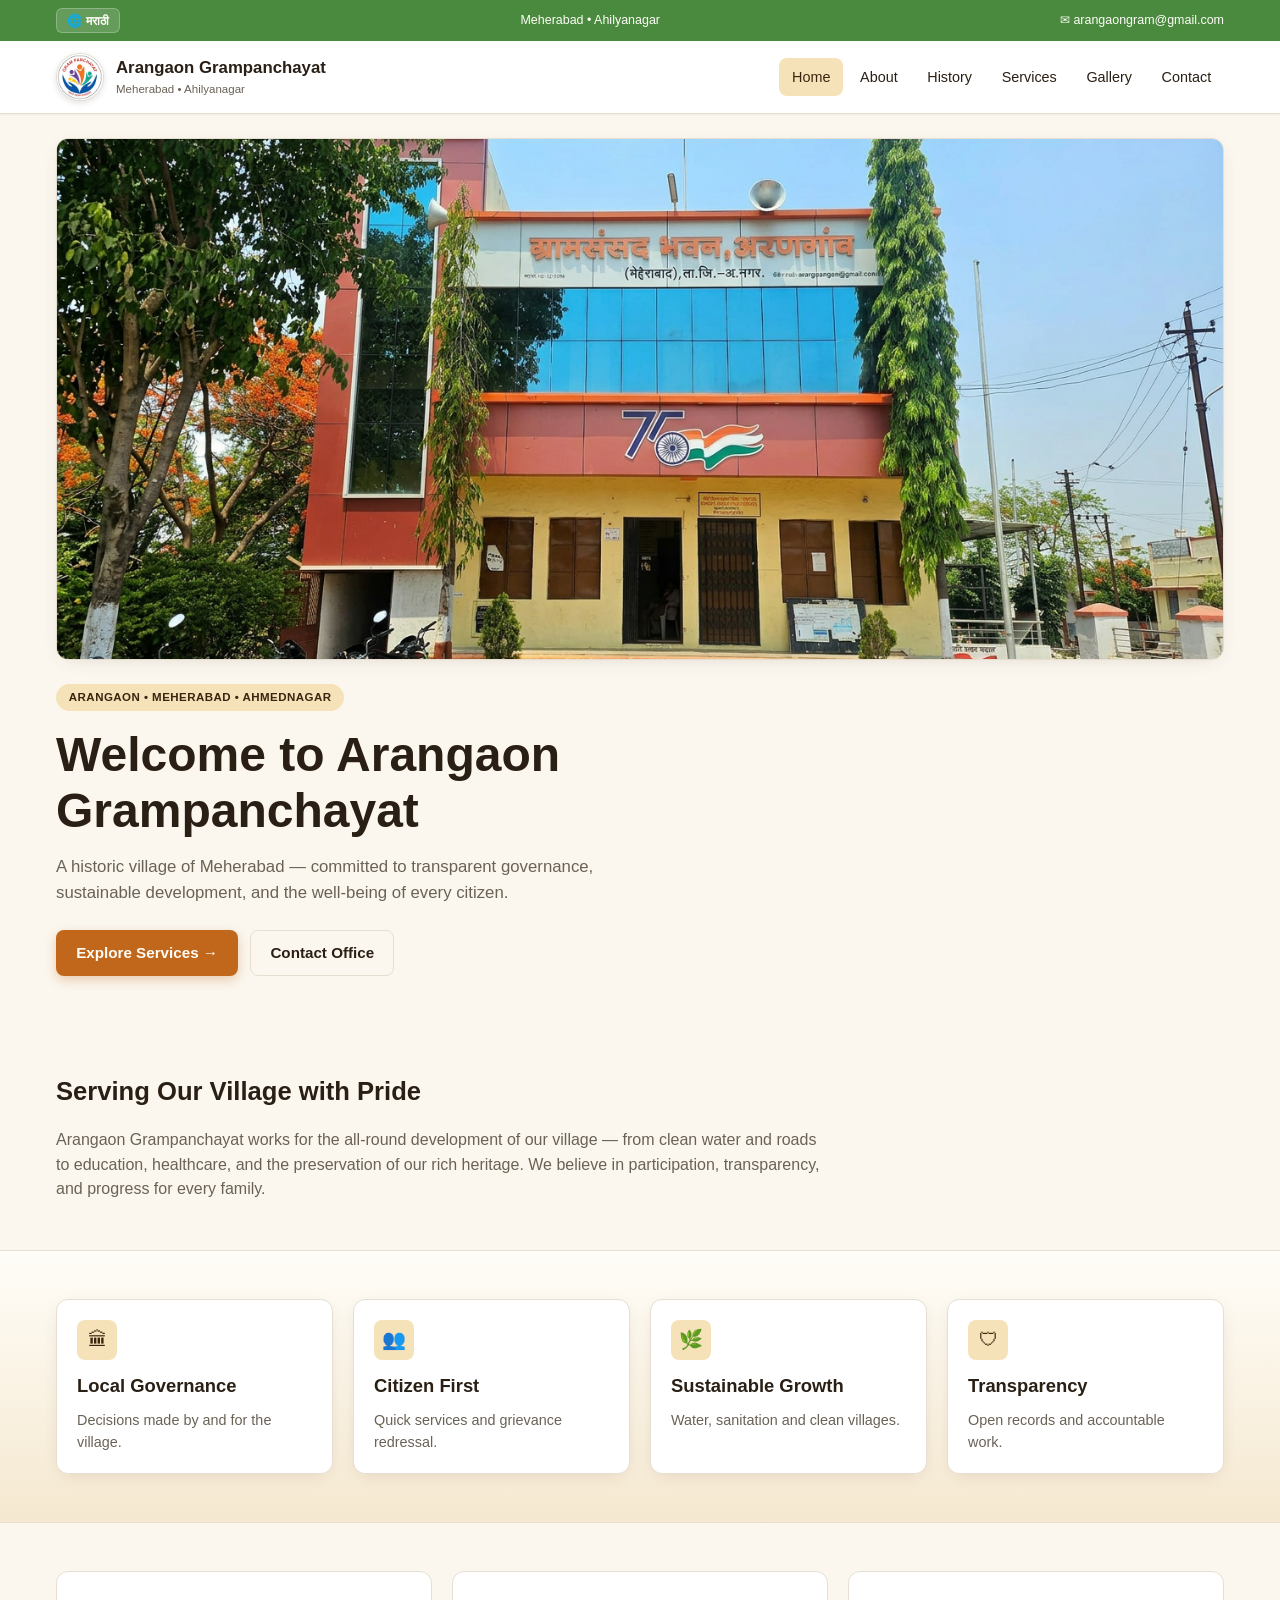
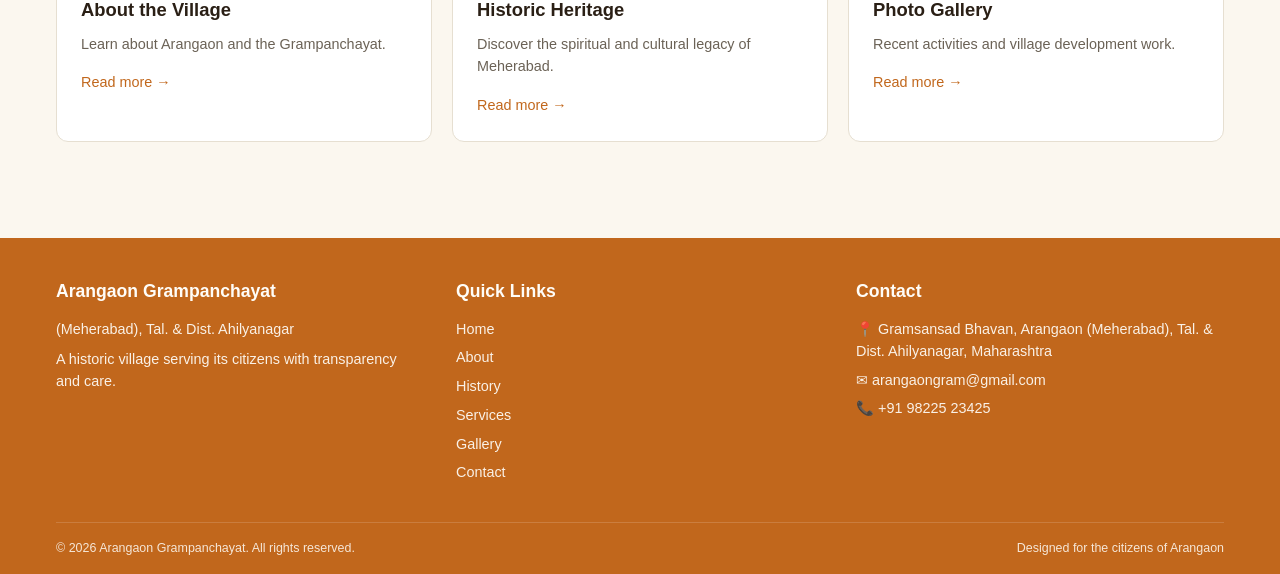
<file: index.html>
<!DOCTYPE html>
<html lang="en">
<head>
<meta charset="UTF-8">
<meta name="viewport" content="width=device-width, initial-scale=1.0">
<title>Arangaon Grampanchayat (Meherabad) — Home</title>
<meta name="description" content="Official home of Arangaon Grampanchayat, Meherabad. Transparent governance and citizen services.">
<!-- Security Headers -->
<meta http-equiv="Content-Security-Policy"
  content="default-src 'self'; script-src 'self'; style-src 'self' 'unsafe-inline'; img-src 'self' data:; font-src 'self'; object-src 'none'; base-uri 'self'; form-action 'none'; upgrade-insecure-requests;">
<meta http-equiv="X-Content-Type-Options" content="nosniff">
<meta http-equiv="Referrer-Policy" content="strict-origin-when-cross-origin">
<meta http-equiv="Permissions-Policy" content="camera=(), microphone=(), geolocation=()">
<link rel="stylesheet" href="styles.css">
<link rel="icon" href="assets/grampanchayat-logo.webp">
</head>
<body>
<div class="utility">
  <div class="container">
    <button id="lang-toggle" type="button" data-i18n-skip style="background:rgba(255,255,255,0.15);color:inherit;border:1px solid rgba(255,255,255,0.25);padding:4px 10px;border-radius:6px;font-size:0.78rem;cursor:pointer;font-weight:600;">🌐 मराठी</button>
    <span>Meherabad • Ahilyanagar</span>
    <a href="mailto:arangaongram@gmail.com">✉ arangaongram@gmail.com</a>
  </div>
</div>
<header class="site-header">
  <div class="container">
    <a href="index.html" class="brand">
      <img src="assets/grampanchayat-logo.webp" alt="Arangaon Grampanchayat logo">
      <div>
        <div class="name">Arangaon Grampanchayat</div>
        <div class="loc">Meherabad • Ahilyanagar</div>
      </div>
    </a>
    <nav class="nav"><a href="index.html" class="active">Home</a><a href="about.html">About</a><a href="history.html">History</a><a href="services.html">Services</a><a href="gallery.html">Gallery</a><a href="contact.html">Contact</a></nav>
  </div>
</header>
<main>
<section style="padding-top:1.5rem;">
  <div class="container">
    <div class="hero-image">
      <img src="assets/grampanchayat-bhavan.jpeg" alt="Gramsansad Bhavan, Arangaon (Meherabad)">
    </div>
    <span class="tag">ARANGAON • MEHERABAD • AHMEDNAGAR</span>
    <h1 class="hero-title">Welcome to Arangaon Grampanchayat</h1>
    <p class="hero-sub">A historic village of Meherabad — committed to transparent governance, sustainable development, and the well-being of every citizen.</p>
    <div class="hero-cta">
      <a class="btn btn-primary" href="services.html">Explore Services →</a>
      <a class="btn btn-outline" href="contact.html">Contact Office</a>
    </div>
  </div>
</section>

<section>
  <div class="container">
    <div style="max-width:48rem;">
      <h2>Serving Our Village with Pride</h2>
      <p class="muted mt-2">Arangaon Grampanchayat works for the all-round development of our village — from clean water and roads to education, healthcare, and the preservation of our rich heritage. We believe in participation, transparency, and progress for every family.</p>
    </div>
  </div>
</section>

<section class="warm-band">
  <div class="container">
    <div class="grid grid-4">
      <div class="card"><div class="icon-box">🏛</div><h3>Local Governance</h3><p class="muted mt-1" style="font-size:0.9rem;">Decisions made by and for the village.</p></div>
      <div class="card"><div class="icon-box">👥</div><h3>Citizen First</h3><p class="muted mt-1" style="font-size:0.9rem;">Quick services and grievance redressal.</p></div>
      <div class="card"><div class="icon-box">🌿</div><h3>Sustainable Growth</h3><p class="muted mt-1" style="font-size:0.9rem;">Water, sanitation and clean villages.</p></div>
      <div class="card"><div class="icon-box">🛡</div><h3>Transparency</h3><p class="muted mt-1" style="font-size:0.9rem;">Open records and accountable work.</p></div>
    </div>
  </div>
</section>

<section>
  <div class="container">
    <div class="grid grid-3">
      <a href="about.html" class="qcard"><h3>About the Village</h3><p class="muted mt-1" style="font-size:0.9rem;">Learn about Arangaon and the Grampanchayat.</p><span class="more">Read more →</span></a>
      <a href="history.html" class="qcard"><h3>Historic Heritage</h3><p class="muted mt-1" style="font-size:0.9rem;">Discover the spiritual and cultural legacy of Meherabad.</p><span class="more">Read more →</span></a>
      <a href="gallery.html" class="qcard"><h3>Photo Gallery</h3><p class="muted mt-1" style="font-size:0.9rem;">Recent activities and village development work.</p><span class="more">Read more →</span></a>
    </div>
  </div>
</section>
</main>
<footer class="site-footer">
  <div class="container">
    <div class="footer-grid">
      <div>
        <h3>Arangaon Grampanchayat</h3>
        <p style="opacity:0.92;font-size:0.9rem;">(Meherabad), Tal. &amp; Dist. Ahilyanagar</p>
        <p style="opacity:0.92;font-size:0.9rem;margin-top:0.5rem;">A historic village serving its citizens with transparency and care.</p>
      </div>
      <div>
        <h3>Quick Links</h3>
        <ul><li><a href="index.html">Home</a></li><li><a href="about.html">About</a></li><li><a href="history.html">History</a></li><li><a href="services.html">Services</a></li><li><a href="gallery.html">Gallery</a></li><li><a href="contact.html">Contact</a></li></ul>
      </div>
      <div>
        <h3>Contact</h3>
        <ul>
          <li>📍 Gramsansad Bhavan, Arangaon (Meherabad), Tal. &amp; Dist. Ahilyanagar, Maharashtra</li>
          <li>✉ <a href="mailto:arangaongram@gmail.com">arangaongram@gmail.com</a></li>
          <li>📞 +91 98225 23425</li>
        </ul>
      </div>
    </div>
    <div class="footer-bottom">
      <span>© 2026 Arangaon Grampanchayat. All rights reserved.</span>
      <span>Designed for the citizens of Arangaon</span>
    </div>
  </div>
</footer>
<script src="assets/i18n.js"></script>
</body>
</html>
</file>
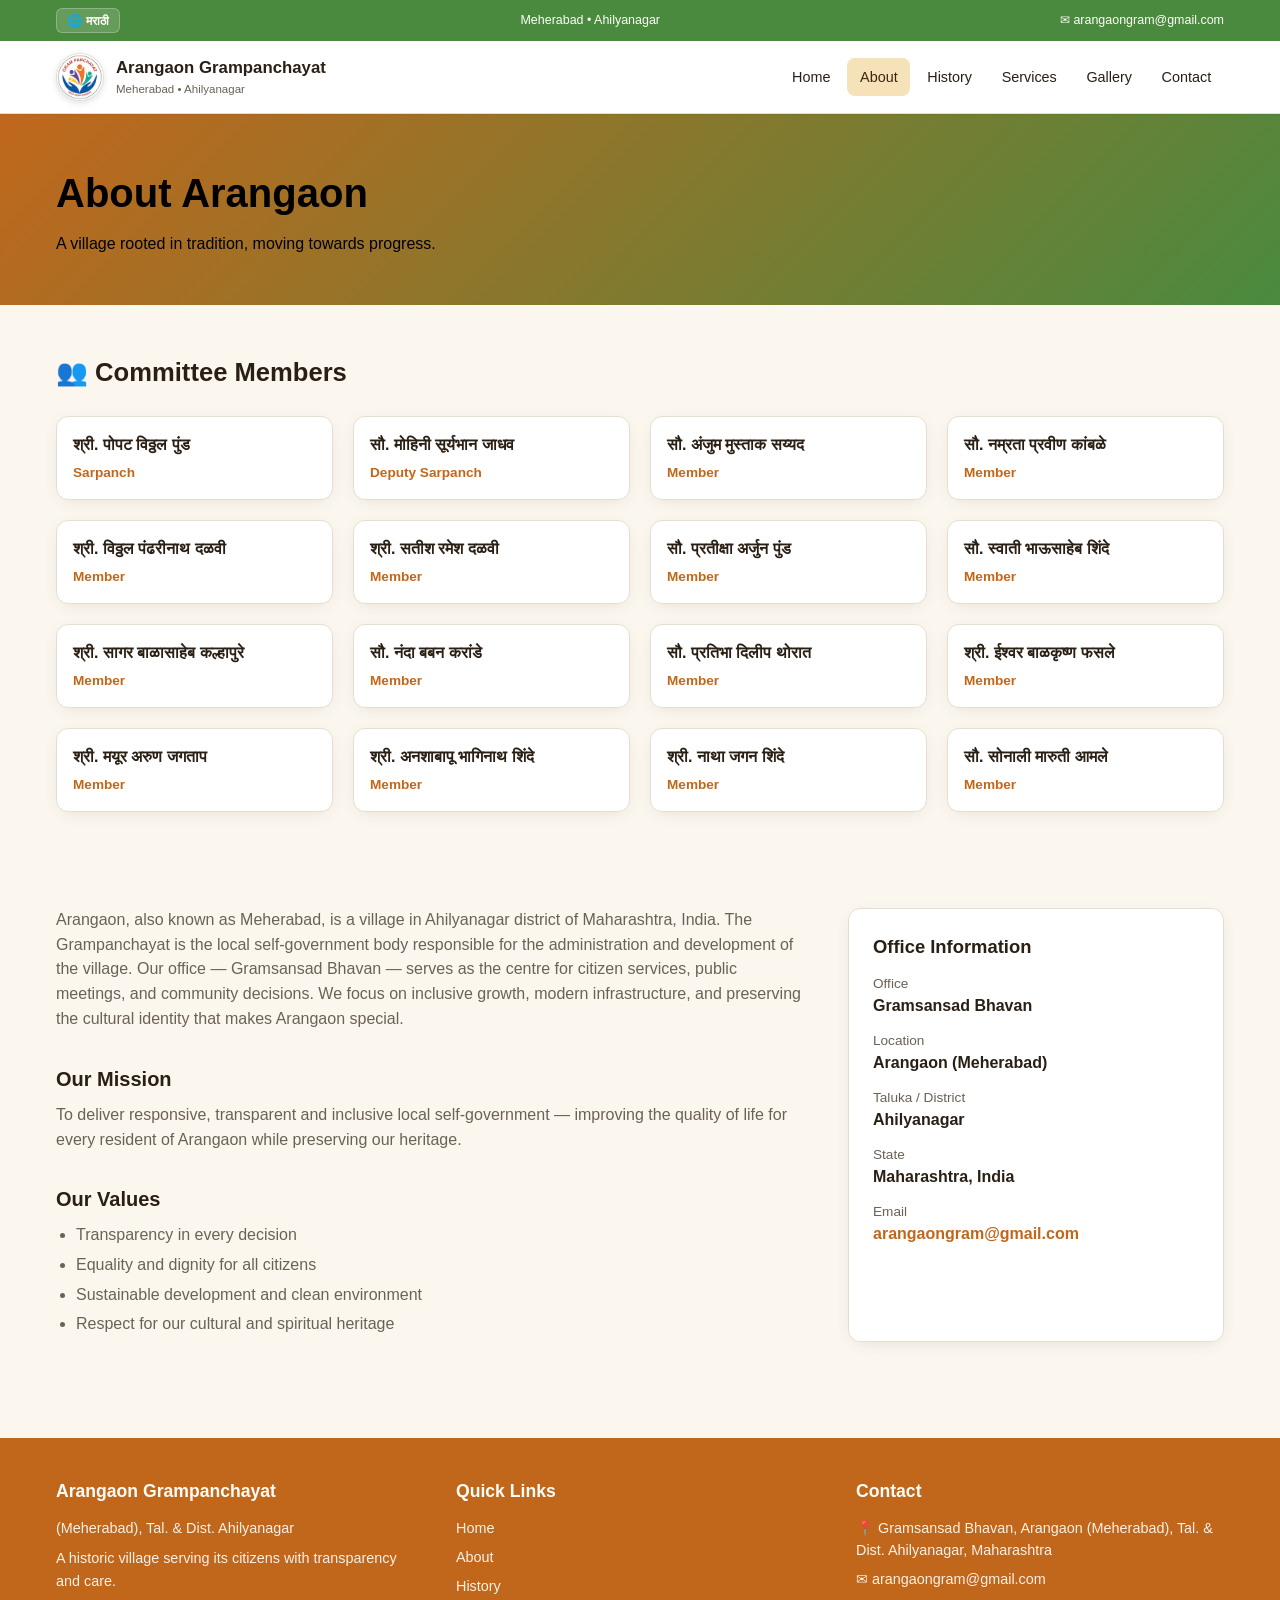
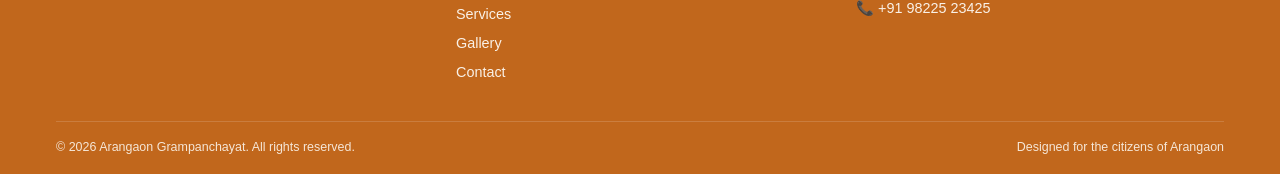
<file: about.html>
<!DOCTYPE html>
<html lang="en">
<head>
<meta charset="UTF-8">
<meta name="viewport" content="width=device-width, initial-scale=1.0">
<title>About — Arangaon Grampanchayat</title>
<meta name="description" content="About Arangaon Grampanchayat, Meherabad — its mission, values and people.">
<!-- Security Headers -->
<meta http-equiv="Content-Security-Policy"
  content="default-src 'self'; script-src 'self'; style-src 'self' 'unsafe-inline'; img-src 'self' data:; font-src 'self'; object-src 'none'; base-uri 'self'; form-action 'none'; upgrade-insecure-requests;">
<meta http-equiv="X-Content-Type-Options" content="nosniff">
<meta http-equiv="Referrer-Policy" content="strict-origin-when-cross-origin">
<meta http-equiv="Permissions-Policy" content="camera=(), microphone=(), geolocation=()">
<link rel="stylesheet" href="styles.css">
<link rel="icon" href="assets/grampanchayat-logo.webp">
</head>
<body>
<div class="utility">
  <div class="container">
    <button id="lang-toggle" type="button" data-i18n-skip style="background:rgba(255,255,255,0.15);color:inherit;border:1px solid rgba(255,255,255,0.25);padding:4px 10px;border-radius:6px;font-size:0.78rem;cursor:pointer;font-weight:600;">🌐 मराठी</button>
    <span>Meherabad • Ahilyanagar</span>
    <a href="mailto:arangaongram@gmail.com">✉ arangaongram@gmail.com</a>
  </div>
</div>
<header class="site-header">
  <div class="container">
    <a href="index.html" class="brand">
      <img src="assets/grampanchayat-logo.webp" alt="Arangaon Grampanchayat logo">
      <div>
        <div class="name">Arangaon Grampanchayat</div>
        <div class="loc">Meherabad • Ahilyanagar</div>
      </div>
    </a>
    <nav class="nav"><a href="index.html">Home</a><a href="about.html" class="active">About</a><a href="history.html">History</a><a href="services.html">Services</a><a href="gallery.html">Gallery</a><a href="contact.html">Contact</a></nav>
  </div>
</header>
<main>
<div class="page-header">
  <div class="container">
    <h1>About Arangaon</h1>
    <p>A village rooted in tradition, moving towards progress.</p>
  </div>
</div>

<section>
  <div class="container">
    <h2>👥 Committee Members</h2>
    <div class="grid grid-4 mt-3">
      <div class="member"><span style="font-weight:600;">श्री. पोपट विठ्ठल पुंड</span><span class="role">Sarpanch</span></div><div class="member"><span style="font-weight:600;">सौ. मोहिनी सूर्यभान जाधव</span><span class="role">Deputy Sarpanch</span></div><div class="member"><span style="font-weight:600;">सौ. अंजुम मुस्ताक सय्यद</span><span class="role">Member</span></div><div class="member"><span style="font-weight:600;">सौ. नम्रता प्रवीण कांबळे</span><span class="role">Member</span></div><div class="member"><span style="font-weight:600;">श्री. विठ्ठल पंढरीनाथ दळवी</span><span class="role">Member</span></div><div class="member"><span style="font-weight:600;">श्री. सतीश रमेश दळवी</span><span class="role">Member</span></div><div class="member"><span style="font-weight:600;">सौ. प्रतीक्षा अर्जुन पुंड</span><span class="role">Member</span></div><div class="member"><span style="font-weight:600;">सौ. स्वाती भाऊसाहेब शिंदे</span><span class="role">Member</span></div><div class="member"><span style="font-weight:600;">श्री. सागर बाळासाहेब कल्हापुरे</span><span class="role">Member</span></div><div class="member"><span style="font-weight:600;">सौ. नंदा बबन करांडे</span><span class="role">Member</span></div><div class="member"><span style="font-weight:600;">सौ. प्रतिभा दिलीप थोरात</span><span class="role">Member</span></div><div class="member"><span style="font-weight:600;">श्री. ईश्वर बाळकृष्ण फसले</span><span class="role">Member</span></div><div class="member"><span style="font-weight:600;">श्री. मयूर अरुण जगताप</span><span class="role">Member</span></div><div class="member"><span style="font-weight:600;">श्री. अनशाबापू भागिनाथ शिंदे</span><span class="role">Member</span></div><div class="member"><span style="font-weight:600;">श्री. नाथा जगन शिंदे</span><span class="role">Member</span></div><div class="member"><span style="font-weight:600;">सौ. सोनाली मारुती आमले</span><span class="role">Member</span></div>
    </div>
  </div>
</section>

<section>
  <!-- Moved inline <style> block to styles.css — see "about-two-col" class -->
  <div class="container about-two-col">
    <div class="prose">
      <p class="muted">Arangaon, also known as Meherabad, is a village in Ahilyanagar district of Maharashtra, India. The Grampanchayat is the local self-government body responsible for the administration and development of the village. Our office — Gramsansad Bhavan — serves as the centre for citizen services, public meetings, and community decisions. We focus on inclusive growth, modern infrastructure, and preserving the cultural identity that makes Arangaon special.</p>
      <h2>Our Mission</h2>
      <p class="muted">To deliver responsive, transparent and inclusive local self-government — improving the quality of life for every resident of Arangaon while preserving our heritage.</p>
      <h2>Our Values</h2>
      <ul>
        <li>Transparency in every decision</li>
        <li>Equality and dignity for all citizens</li>
        <li>Sustainable development and clean environment</li>
        <li>Respect for our cultural and spiritual heritage</li>
      </ul>
    </div>
    <aside class="info">
      <h3>Office Information</h3>
      <dl>
        <dt>Office</dt><dd>Gramsansad Bhavan</dd>
        <dt>Location</dt><dd>Arangaon (Meherabad)</dd>
        <dt>Taluka / District</dt><dd>Ahilyanagar</dd>
        <dt>State</dt><dd>Maharashtra, India</dd>
        <dt>Email</dt><dd><a class="link" href="mailto:arangaongram@gmail.com">arangaongram@gmail.com</a></dd>
      </dl>
    </aside>
  </div>
</section>
</main>
<footer class="site-footer">
  <div class="container">
    <div class="footer-grid">
      <div>
        <h3>Arangaon Grampanchayat</h3>
        <p style="opacity:0.92;font-size:0.9rem;">(Meherabad), Tal. &amp; Dist. Ahilyanagar</p>
        <p style="opacity:0.92;font-size:0.9rem;margin-top:0.5rem;">A historic village serving its citizens with transparency and care.</p>
      </div>
      <div>
        <h3>Quick Links</h3>
        <ul><li><a href="index.html">Home</a></li><li><a href="about.html">About</a></li><li><a href="history.html">History</a></li><li><a href="services.html">Services</a></li><li><a href="gallery.html">Gallery</a></li><li><a href="contact.html">Contact</a></li></ul>
      </div>
      <div>
        <h3>Contact</h3>
        <ul>
          <li>📍 Gramsansad Bhavan, Arangaon (Meherabad), Tal. &amp; Dist. Ahilyanagar, Maharashtra</li>
          <li>✉ <a href="mailto:arangaongram@gmail.com">arangaongram@gmail.com</a></li>
          <li>📞 +91 98225 23425</li>
        </ul>
      </div>
    </div>
    <div class="footer-bottom">
      <span>© 2026 Arangaon Grampanchayat. All rights reserved.</span>
      <span>Designed for the citizens of Arangaon</span>
    </div>
  </div>
</footer>
<script src="assets/i18n.js"></script>
</body>
</html>
</file>
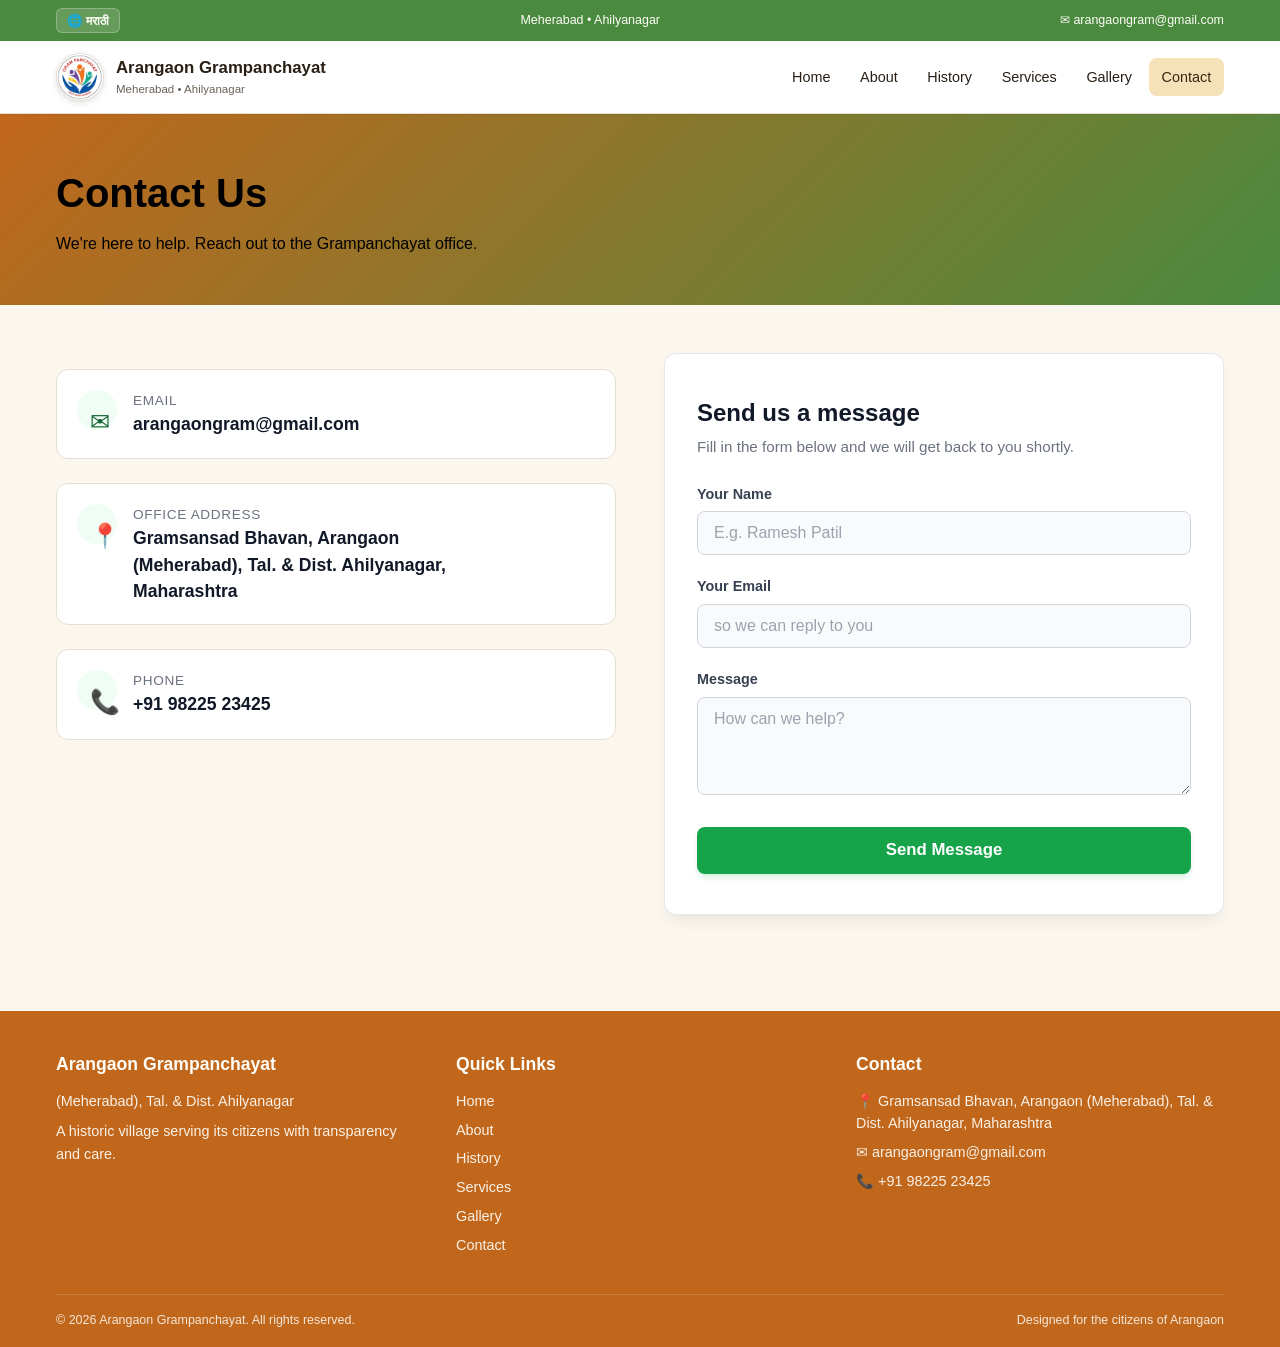
<file: contact.html>
<!DOCTYPE html>
<html lang="en">
<head>
<meta charset="UTF-8">
<meta name="viewport" content="width=device-width, initial-scale=1.0">
<title>Contact — Arangaon Grampanchayat</title>
<meta name="description" content="Contact Arangaon Grampanchayat office, Meherabad, Ahilyanagar.">

<!--
  SECURITY HEADERS (meta fallback — real headers must be set via CloudFront Response Headers Policy)
  See: SECURITY-SETUP-STEPS.md for CloudFront instructions.
-->

<!-- ✅ FIXED CSP: removed unsafe-inline from script-src (was a critical XSS risk) -->
<meta http-equiv="Content-Security-Policy"
  content="
    default-src 'self';
    script-src  'self' https://challenges.cloudflare.com;
    frame-src   https://challenges.cloudflare.com;
    worker-src  blob:;
    connect-src 'self' https://api.arangaon.org https://challenges.cloudflare.com;
    style-src   'self' 'unsafe-inline';
    img-src     'self' data:;
    font-src    'self';
    object-src  'none';
    base-uri    'self';
    form-action 'none';
    upgrade-insecure-requests;
  ">
<meta http-equiv="X-Content-Type-Options" content="nosniff">
<meta http-equiv="Referrer-Policy" content="strict-origin-when-cross-origin">
<meta http-equiv="Permissions-Policy" content="camera=(), microphone=(), geolocation=()">

<link rel="stylesheet" href="styles.css?v=3">
<link rel="icon" href="assets/grampanchayat-logo.webp">
<!-- Cloudflare Turnstile -->
<script src="https://challenges.cloudflare.com/turnstile/v0/api.js" async defer></script>
</head>
<body>
<div class="utility">
  <div class="container">
    <!-- ✅ FIXED: lang toggle was missing from contact.html — added now -->
    <button id="lang-toggle" type="button" data-i18n-skip style="background:rgba(255,255,255,0.15);color:inherit;border:1px solid rgba(255,255,255,0.25);padding:4px 10px;border-radius:6px;font-size:0.78rem;cursor:pointer;font-weight:600;">🌐 मराठी</button>
    <span>Meherabad • Ahilyanagar</span>
    <a href="mailto:arangaongram@gmail.com">✉ arangaongram@gmail.com</a>
  </div>
</div>
<header class="site-header">
  <div class="container">
    <a href="index.html" class="brand">
      <img src="assets/grampanchayat-logo.webp" alt="Arangaon Grampanchayat logo">
      <div>
        <div class="name">Arangaon Grampanchayat</div>
        <div class="loc">Meherabad • Ahilyanagar</div>
      </div>
    </a>
    <nav class="nav"><a href="index.html">Home</a><a href="about.html">About</a><a href="history.html">History</a><a href="services.html">Services</a><a href="gallery.html">Gallery</a><a href="contact.html" class="active">Contact</a></nav>
  </div>
</header>

<main>
<div class="page-header">
  <div class="container">
    <h1>Contact Us</h1>
    <p>We're here to help. Reach out to the Grampanchayat office.</p>
  </div>
</div>

<section>
  <div class="container" style="display:grid;gap:3rem;grid-template-columns:1fr 1fr; align-items: start;">

    <!-- Left: Contact Info -->
    <div style="display:flex;flex-direction:column;gap:1.5rem; padding-top: 1rem;">
      <div class="contact-row" style="display:flex; gap:1rem; align-items:flex-start;">
        <div class="ic" style="font-size:1.5rem; background:#f0fdf4; padding:0.8rem; border-radius:50%; color:#166534;">✉</div>
        <div>
          <div class="muted" style="font-size:0.85rem; color:#6b7280; text-transform:uppercase; letter-spacing:0.05em;">Email</div>
          <a class="link" href="mailto:arangaongram@gmail.com" style="font-weight:600; font-size:1.1rem; color:#111827; text-decoration:none;">arangaongram@gmail.com</a>
        </div>
      </div>
      <div class="contact-row" style="display:flex; gap:1rem; align-items:flex-start;">
        <div class="ic" style="font-size:1.5rem; background:#f0fdf4; padding:0.8rem; border-radius:50%; color:#166534;">📍</div>
        <div>
          <div class="muted" style="font-size:0.85rem; color:#6b7280; text-transform:uppercase; letter-spacing:0.05em;">Office Address</div>
          <div style="font-weight:600; font-size:1.1rem; color:#111827; line-height:1.5;">Gramsansad Bhavan, Arangaon<br>(Meherabad), Tal. &amp; Dist. Ahilyanagar,<br>Maharashtra</div>
        </div>
      </div>
      <div class="contact-row" style="display:flex; gap:1rem; align-items:flex-start;">
        <div class="ic" style="font-size:1.5rem; background:#f0fdf4; padding:0.8rem; border-radius:50%; color:#166534;">📞</div>
        <div>
          <div class="muted" style="font-size:0.85rem; color:#6b7280; text-transform:uppercase; letter-spacing:0.05em;">Phone</div>
          <div style="font-weight:600; font-size:1.1rem; color:#111827;">+91 98225 23425</div>
        </div>
      </div>
    </div>

    <!-- Right: Contact Form -->
    <div class="contact-form-card">
      <h3 style="margin-top:0; margin-bottom:0.25rem; font-size:1.5rem; color:#111827;">Send us a message</h3>
      <p class="muted" style="font-size:0.95rem; color:#6b7280; margin-bottom:1.5rem;">Fill in the form below and we will get back to you shortly.</p>

      <!-- Success Message -->
      <div id="form-success" style="display:none;background:#ecfdf5;border:1px solid #a7f3d0;
        border-radius:0.5rem;padding:1rem;color:#065f46;margin-bottom:1.5rem;font-size:0.95rem; font-weight:500;">
        ✅ Your message was sent successfully! We will get back to you soon.
      </div>

      <!-- Error Message -->
      <div id="form-error" style="display:none;background:#fef2f2;border:1px solid #fecaca;
        border-radius:0.5rem;padding:1rem;color:#991b1b;margin-bottom:1.5rem;font-size:0.95rem; font-weight:500;">
        ❌ Something went wrong. Please try again or email us directly.
      </div>

      <div class="form-group">
        <label class="form-label" for="contact-name">Your Name</label>
        <input class="form-control" type="text" id="contact-name"
          placeholder="E.g. Ramesh Patil" required
          maxlength="100" autocomplete="name">
      </div>

      <div class="form-group">
        <label class="form-label" for="contact-email">Your Email</label>
        <input class="form-control" type="email" id="contact-email"
          placeholder="so we can reply to you" required
          maxlength="254" autocomplete="email">
      </div>

      <div class="form-group">
        <label class="form-label" for="contact-message">Message</label>
        <textarea class="form-control" id="contact-message"
          rows="4" placeholder="How can we help?" required
          maxlength="2000"></textarea>
      </div>

      <!-- Cloudflare Turnstile Widget -->
      <div class="form-group">
        <div class="cf-turnstile" data-sitekey="0x4AAAAAADUxjfyN7yadRNGi" data-theme="light"></div>
      </div>

      <div style="margin-top:1.5rem;">
        <!-- ✅ FIXED: removed onclick="..." inline handler (was unsafe-inline violation) -->
        <button id="submit-btn" class="btn-submit" type="button">
          Send Message
        </button>
      </div>
    </div>

  </div>
</section>
</main>

<footer class="site-footer">
  <div class="container">
    <div class="footer-grid">
      <div>
        <h3>Arangaon Grampanchayat</h3>
        <p style="opacity:0.92;font-size:0.9rem;">(Meherabad), Tal. &amp; Dist. Ahilyanagar</p>
        <p style="opacity:0.92;font-size:0.9rem;margin-top:0.5rem;">A historic village serving its citizens with transparency and care.</p>
      </div>
      <div>
        <h3>Quick Links</h3>
        <ul><li><a href="index.html">Home</a></li><li><a href="about.html">About</a></li><li><a href="history.html">History</a></li><li><a href="services.html">Services</a></li><li><a href="gallery.html">Gallery</a></li><li><a href="contact.html">Contact</a></li></ul>
      </div>
      <div>
        <h3>Contact</h3>
        <ul>
          <li>📍 Gramsansad Bhavan, Arangaon (Meherabad), Tal. &amp; Dist. Ahilyanagar, Maharashtra</li>
          <li>✉ <a href="mailto:arangaongram@gmail.com">arangaongram@gmail.com</a></li>
          <li>📞 +91 98225 23425</li>
        </ul>
      </div>
    </div>
    <div class="footer-bottom">
      <span>© 2026 Arangaon Grampanchayat. All rights reserved.</span>
      <span>Designed for the citizens of Arangaon</span>
    </div>
  </div>
</footer>

<!-- ✅ FIXED: all scripts are now external files (no inline scripts anywhere on this page) -->
<script src="assets/contact-form.js"></script>
<script src="assets/i18n.js"></script>
</body>
</html>
</file>
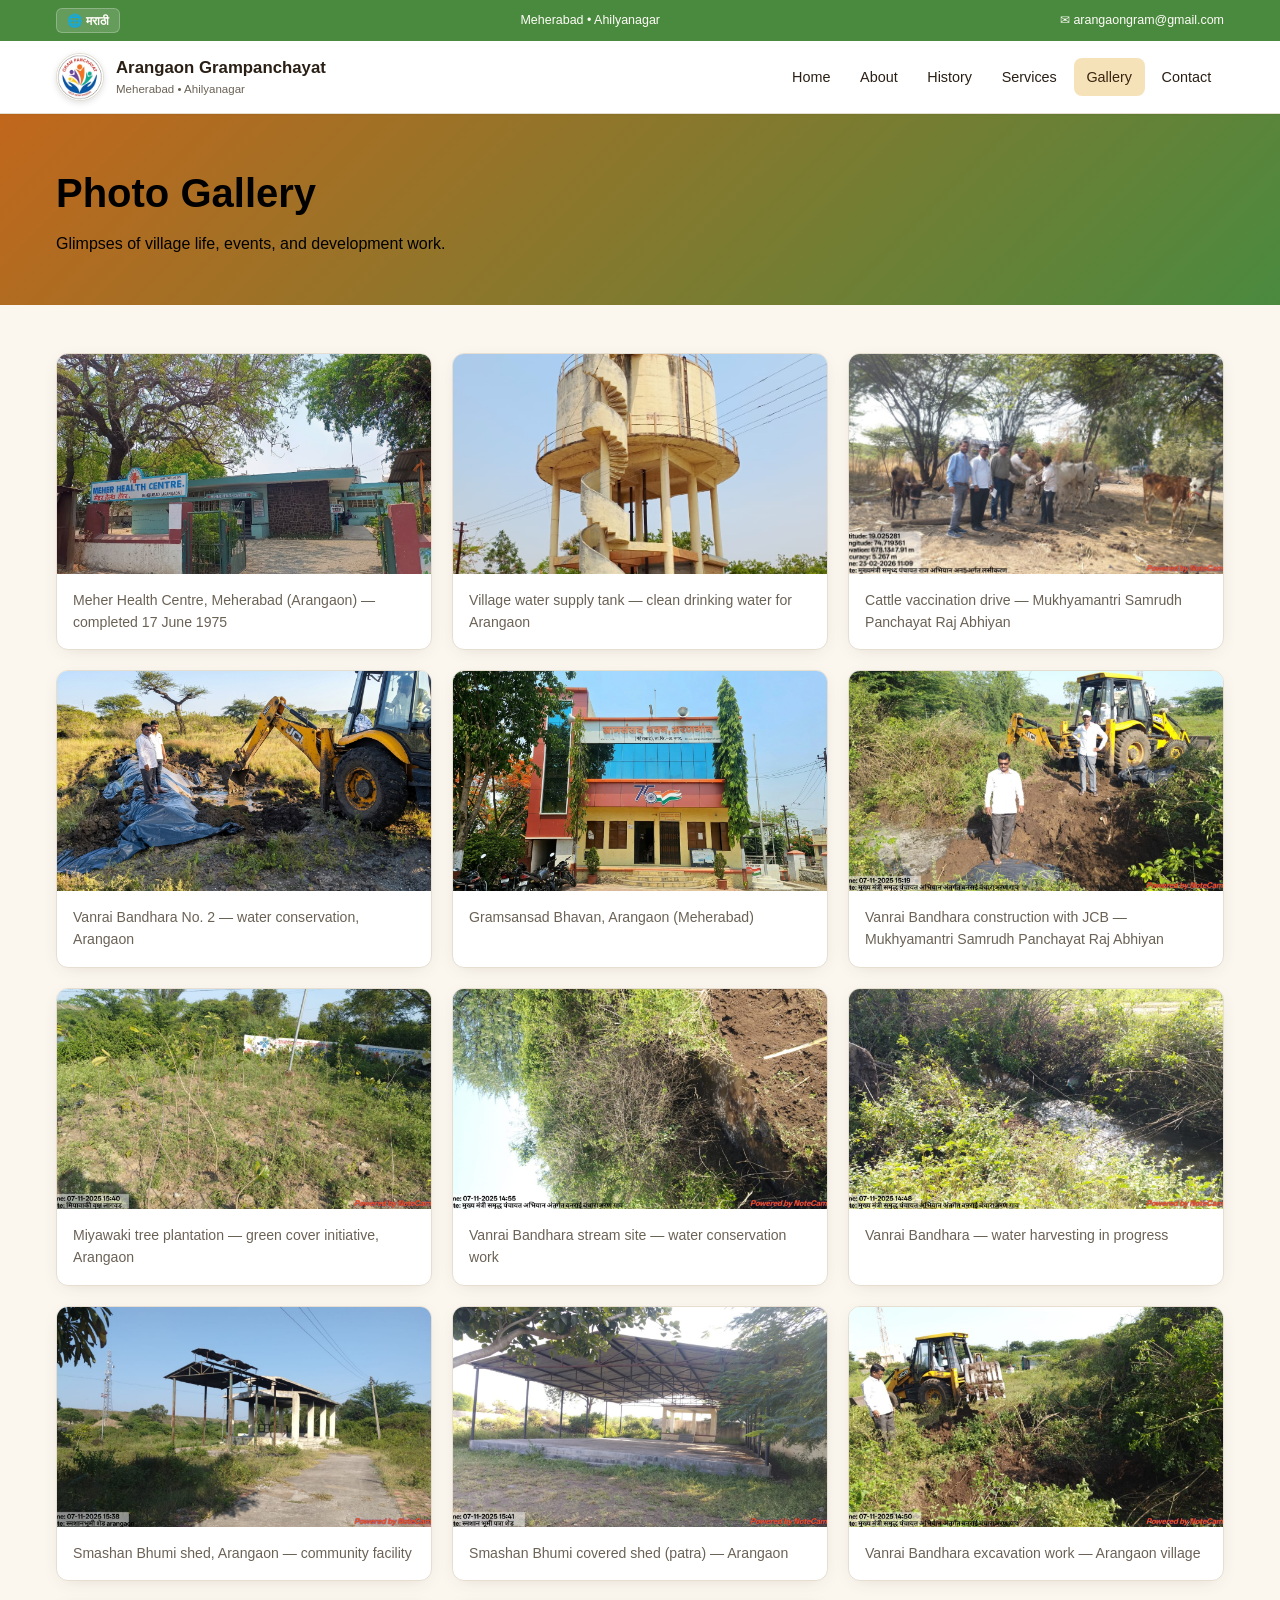
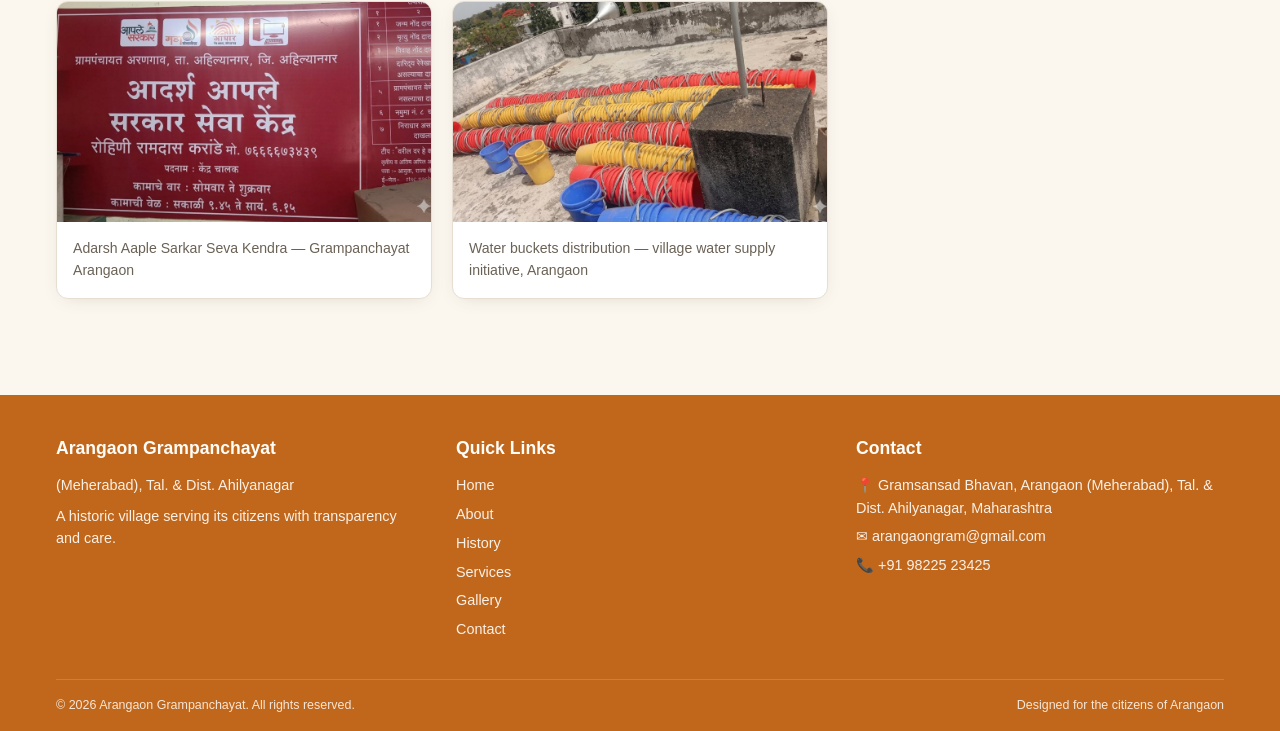
<file: gallery.html>
<!DOCTYPE html>
<html lang="en">
<head>
<meta charset="UTF-8">
<meta name="viewport" content="width=device-width, initial-scale=1.0">
<title>Gallery — Arangaon Grampanchayat</title>
<meta name="description" content="Photo gallery of village activities and development work.">
<!-- Security Headers -->
<meta http-equiv="Content-Security-Policy"
  content="default-src 'self'; script-src 'self'; style-src 'self' 'unsafe-inline'; img-src 'self' data:; font-src 'self'; object-src 'none'; base-uri 'self'; form-action 'none'; upgrade-insecure-requests;">
<meta http-equiv="X-Content-Type-Options" content="nosniff">
<meta http-equiv="Referrer-Policy" content="strict-origin-when-cross-origin">
<meta http-equiv="Permissions-Policy" content="camera=(), microphone=(), geolocation=()">
<link rel="stylesheet" href="styles.css">
<link rel="icon" href="assets/grampanchayat-logo.webp">
</head>
<body>
<div class="utility">
  <div class="container">
    <button id="lang-toggle" type="button" data-i18n-skip style="background:rgba(255,255,255,0.15);color:inherit;border:1px solid rgba(255,255,255,0.25);padding:4px 10px;border-radius:6px;font-size:0.78rem;cursor:pointer;font-weight:600;">🌐 मराठी</button>
    <span>Meherabad • Ahilyanagar</span>
    <a href="mailto:arangaongram@gmail.com">✉ arangaongram@gmail.com</a>
  </div>
</div>
<header class="site-header">
  <div class="container">
    <a href="index.html" class="brand">
      <img src="assets/grampanchayat-logo.webp" alt="Arangaon Grampanchayat logo">
      <div>
        <div class="name">Arangaon Grampanchayat</div>
        <div class="loc">Meherabad • Ahilyanagar</div>
      </div>
    </a>
    <nav class="nav"><a href="index.html">Home</a><a href="about.html">About</a><a href="history.html">History</a><a href="services.html">Services</a><a href="gallery.html" class="active">Gallery</a><a href="contact.html">Contact</a></nav>
  </div>
</header>
<main>
<div class="page-header">
  <div class="container">
    <h1>Photo Gallery</h1>
    <p>Glimpses of village life, events, and development work.</p>
  </div>
</div>
<section>
  <div class="container">
    <div class="gallery-grid">
      <figure><img src="assets/meher-health-centre.jpg" alt="Meher Health Centre, Meherabad (Arangaon) — completed 17 June 1975"><figcaption>Meher Health Centre, Meherabad (Arangaon) — completed 17 June 1975</figcaption></figure><figure><img src="assets/water-tank.jpeg" alt="Village water supply tank — clean drinking water for Arangaon"><figcaption>Village water supply tank — clean drinking water for Arangaon</figcaption></figure><figure><img src="assets/cattle-vaccination.jpeg" alt="Cattle vaccination drive — Mukhyamantri Samrudh Panchayat Raj Abhiyan"><figcaption>Cattle vaccination drive — Mukhyamantri Samrudh Panchayat Raj Abhiyan</figcaption></figure><figure><img src="assets/vanrai-bandhara.jpeg" alt="Vanrai Bandhara No. 2 — water conservation, Arangaon"><figcaption>Vanrai Bandhara No. 2 — water conservation, Arangaon</figcaption></figure><figure><img src="assets/grampanchayat-bhavan.jpeg" alt="Gramsansad Bhavan, Arangaon (Meherabad)"><figcaption>Gramsansad Bhavan, Arangaon (Meherabad)</figcaption></figure><figure><img src="assets/vanrai-bandhara-jcb.jpeg" alt="Vanrai Bandhara construction with JCB — Mukhyamantri Samrudh Panchayat Raj Abhiyan"><figcaption>Vanrai Bandhara construction with JCB — Mukhyamantri Samrudh Panchayat Raj Abhiyan</figcaption></figure><figure><img src="assets/miyawaki-plantation.jpeg" alt="Miyawaki tree plantation — green cover initiative, Arangaon"><figcaption>Miyawaki tree plantation — green cover initiative, Arangaon</figcaption></figure><figure><img src="assets/vanrai-bandhara-stream.jpeg" alt="Vanrai Bandhara stream site — water conservation work"><figcaption>Vanrai Bandhara stream site — water conservation work</figcaption></figure><figure><img src="assets/vanrai-bandhara-water.jpeg" alt="Vanrai Bandhara — water harvesting in progress"><figcaption>Vanrai Bandhara — water harvesting in progress</figcaption></figure><figure><img src="assets/smashan-bhumi-shed.jpeg" alt="Smashan Bhumi shed, Arangaon — community facility"><figcaption>Smashan Bhumi shed, Arangaon — community facility</figcaption></figure><figure><img src="assets/smashan-bhumi-patra-shed.jpeg" alt="Smashan Bhumi covered shed (patra) — Arangaon"><figcaption>Smashan Bhumi covered shed (patra) — Arangaon</figcaption></figure><figure><img src="assets/vanrai-bandhara-work.jpeg" alt="Vanrai Bandhara excavation work — Arangaon village"><figcaption>Vanrai Bandhara excavation work — Arangaon village</figcaption></figure><figure><img src="assets/aapla-sarkar-seva-kendra.jpeg" alt="Adarsh Aaple Sarkar Seva Kendra — Grampanchayat Arangaon"><figcaption>Adarsh Aaple Sarkar Seva Kendra — Grampanchayat Arangaon</figcaption></figure><figure><img src="assets/water-buckets-distribution.jpeg" alt="Water buckets distribution — village water supply initiative, Arangaon"><figcaption>Water buckets distribution — village water supply initiative, Arangaon</figcaption></figure>
    </div>
  </div>
</section>
</main>
<footer class="site-footer">
  <div class="container">
    <div class="footer-grid">
      <div>
        <h3>Arangaon Grampanchayat</h3>
        <p style="opacity:0.92;font-size:0.9rem;">(Meherabad), Tal. &amp; Dist. Ahilyanagar</p>
        <p style="opacity:0.92;font-size:0.9rem;margin-top:0.5rem;">A historic village serving its citizens with transparency and care.</p>
      </div>
      <div>
        <h3>Quick Links</h3>
        <ul><li><a href="index.html">Home</a></li><li><a href="about.html">About</a></li><li><a href="history.html">History</a></li><li><a href="services.html">Services</a></li><li><a href="gallery.html">Gallery</a></li><li><a href="contact.html">Contact</a></li></ul>
      </div>
      <div>
        <h3>Contact</h3>
        <ul>
          <li>📍 Gramsansad Bhavan, Arangaon (Meherabad), Tal. &amp; Dist. Ahilyanagar, Maharashtra</li>
          <li>✉ <a href="mailto:arangaongram@gmail.com">arangaongram@gmail.com</a></li>
          <li>📞 +91 98225 23425</li>
        </ul>
      </div>
    </div>
    <div class="footer-bottom">
      <span>© 2026 Arangaon Grampanchayat. All rights reserved.</span>
      <span>Designed for the citizens of Arangaon</span>
    </div>
  </div>
</footer>
<script src="assets/i18n.js"></script>
</body>
</html>
</file>
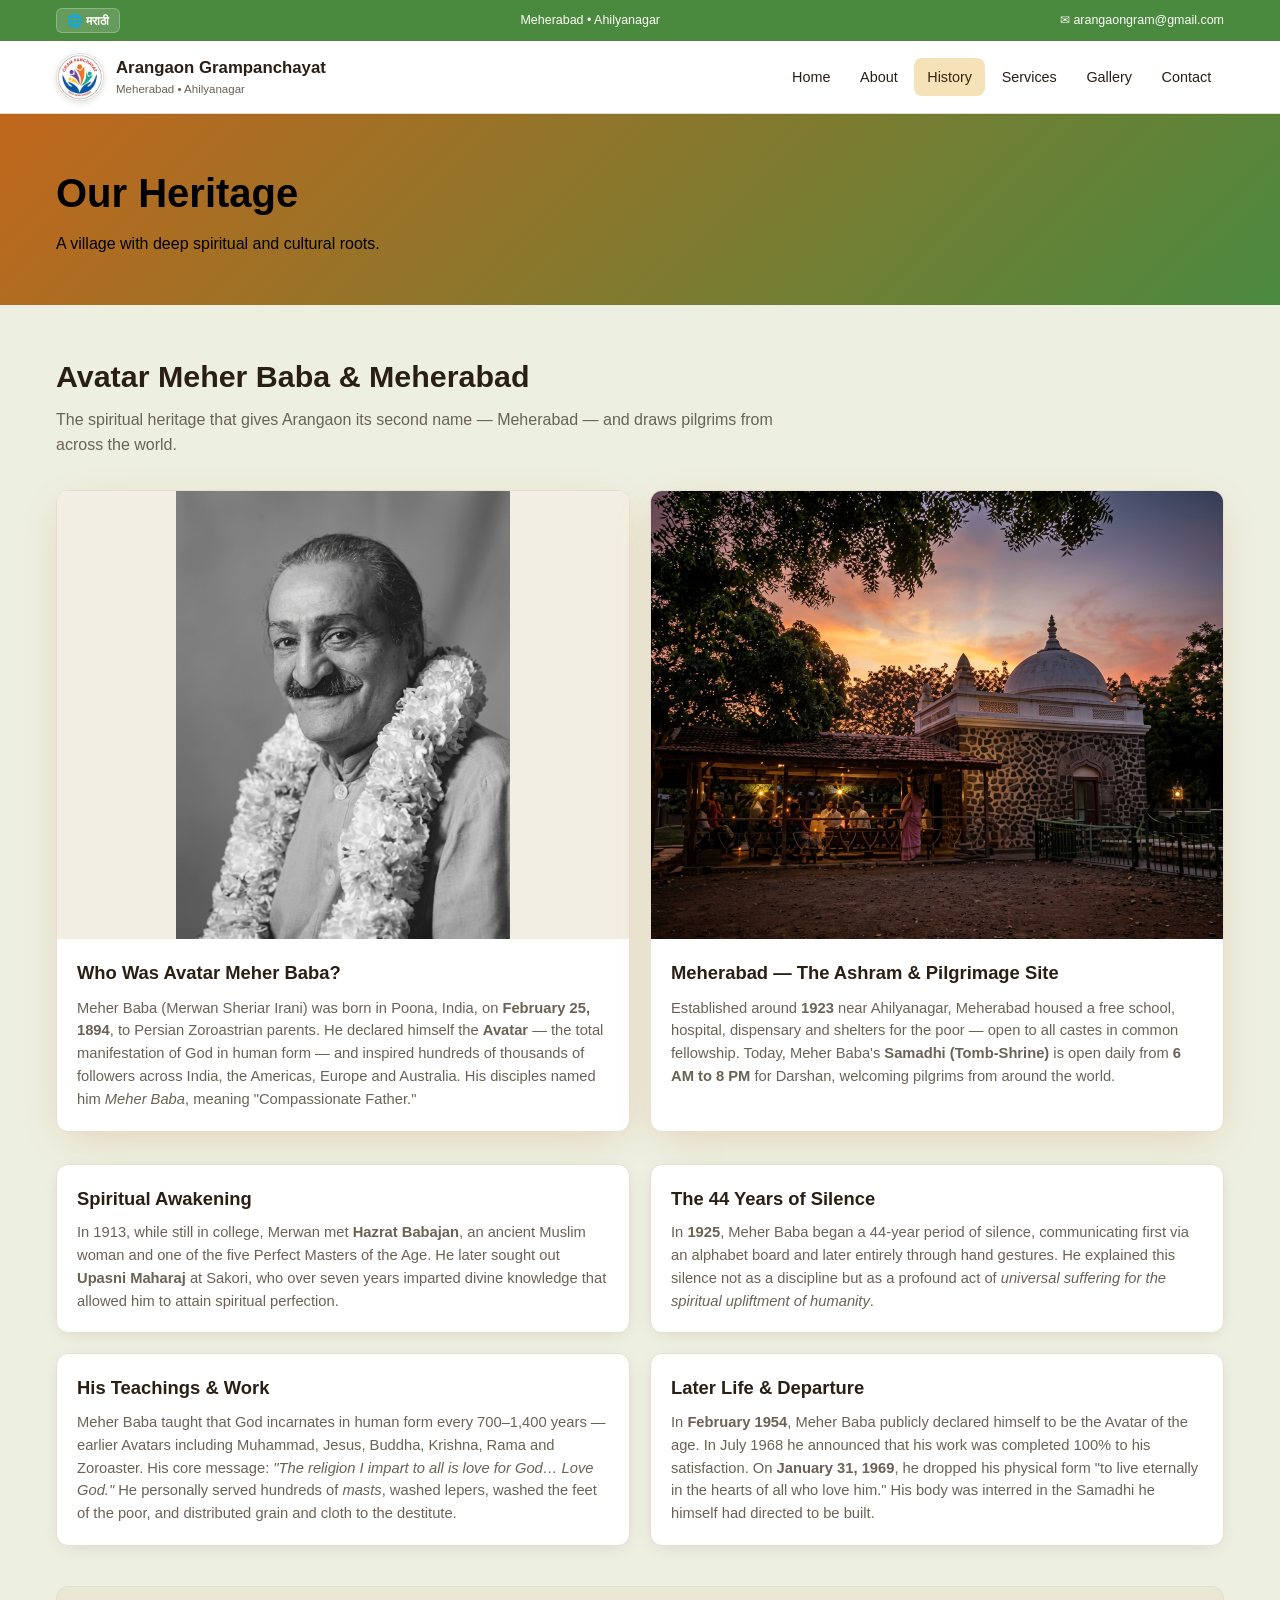
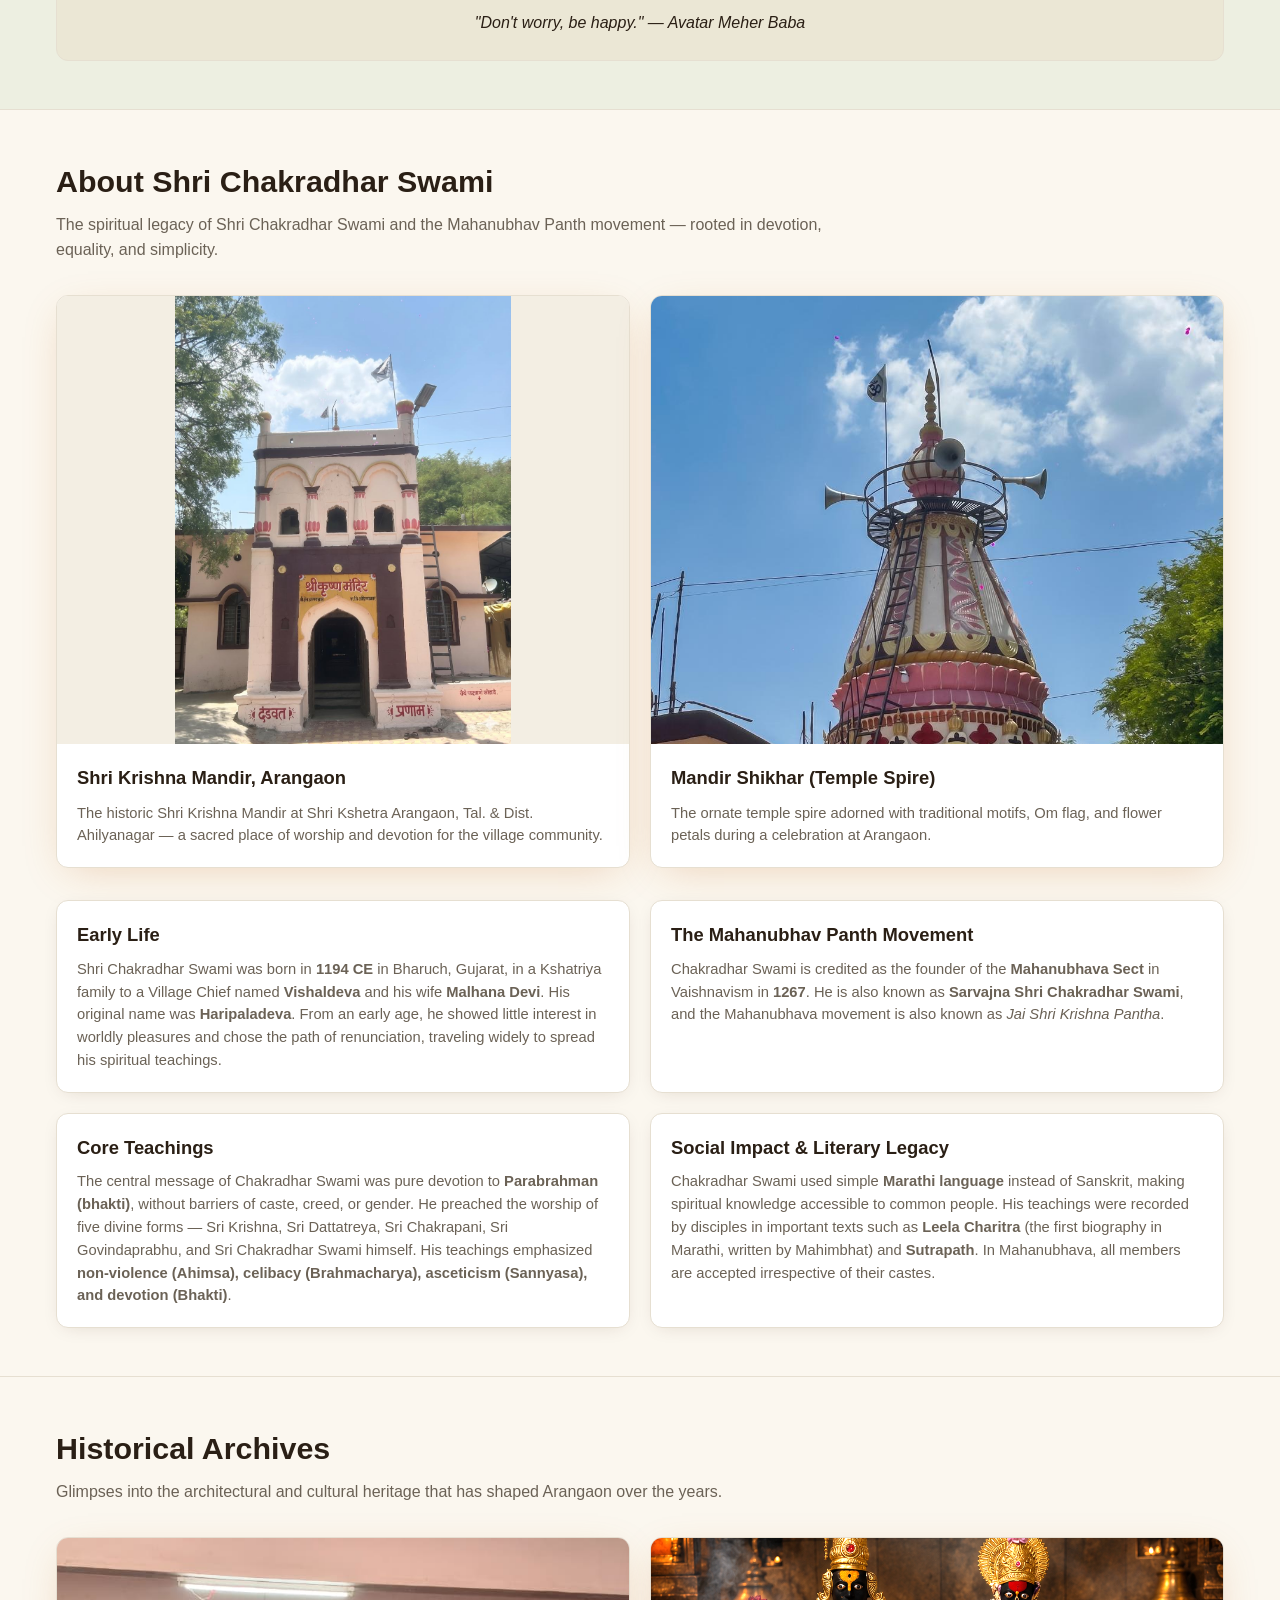
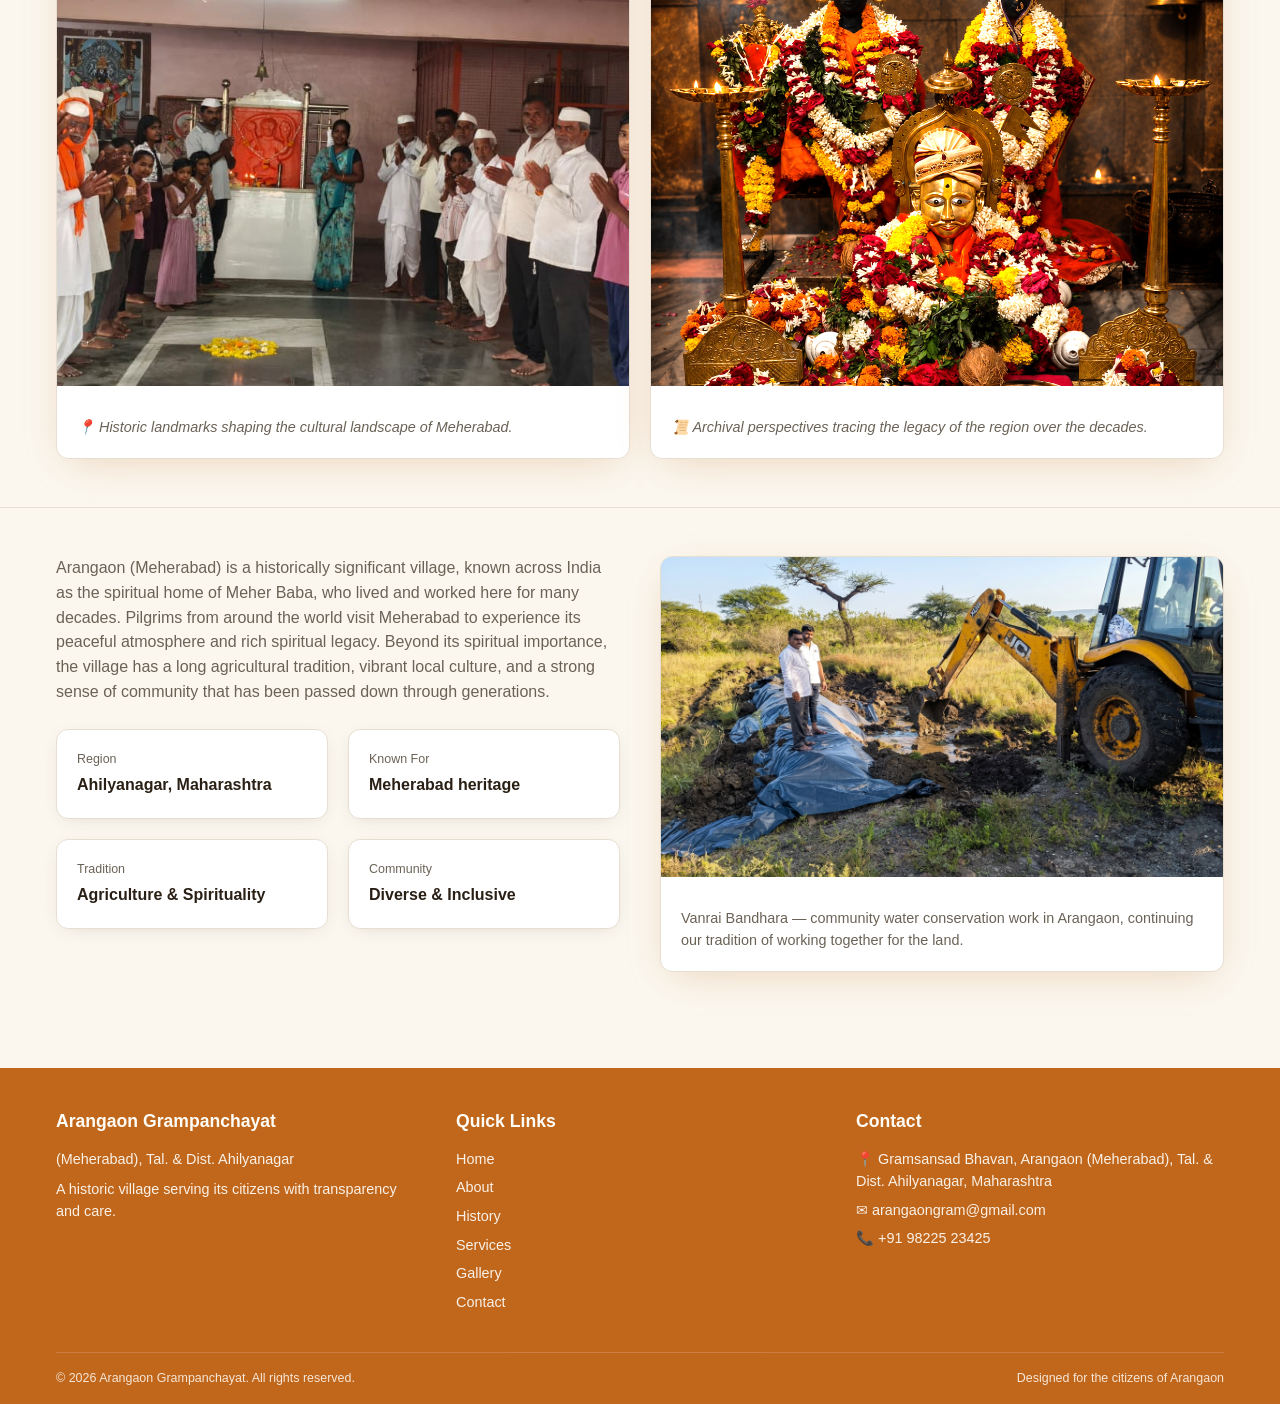
<file: history.html>
<!DOCTYPE html>
<html lang="en">
<head>
<meta charset="UTF-8">
<meta name="viewport" content="width=device-width, initial-scale=1.0">
<title>History — Arangaon Grampanchayat</title>
<meta name="description" content="The historic and spiritual heritage of Arangaon (Meherabad) — home of Avatar Meher Baba.">
<meta http-equiv="Content-Security-Policy"
  content="default-src 'self'; script-src 'self'; style-src 'self' 'unsafe-inline'; img-src 'self' data:; font-src 'self'; object-src 'none'; base-uri 'self'; form-action 'none'; upgrade-insecure-requests;">
<meta http-equiv="X-Content-Type-Options" content="nosniff">
<meta http-equiv="Referrer-Policy" content="strict-origin-when-cross-origin">
<meta http-equiv="Permissions-Policy" content="camera=(), microphone=(), geolocation=()">
<link rel="stylesheet" href="styles.css?v=3">
<link rel="icon" href="assets/grampanchayat-logo.webp">
</head>
<body>
<div class="utility">
  <div class="container">
    <button id="lang-toggle" type="button" data-i18n-skip style="background:rgba(255,255,255,0.15);color:inherit;border:1px solid rgba(255,255,255,0.25);padding:4px 10px;border-radius:6px;font-size:0.78rem;cursor:pointer;font-weight:600;">🌐 मराठी</button>
    <span>Meherabad • Ahilyanagar</span>
    <a href="mailto:arangaongram@gmail.com">✉ arangaongram@gmail.com</a>
  </div>
</div>
<header class="site-header">
  <div class="container">
    <a href="index.html" class="brand">
      <img src="assets/grampanchayat-logo.webp" alt="Arangaon Grampanchayat logo">
      <div>
        <div class="name">Arangaon Grampanchayat</div>
        <div class="loc">Meherabad • Ahilyanagar</div>
      </div>
    </a>
    <nav class="nav"><a href="index.html">Home</a><a href="about.html">About</a><a href="history.html" class="active">History</a><a href="services.html">Services</a><a href="gallery.html">Gallery</a><a href="contact.html">Contact</a></nav>
  </div>
</header>
<main>
<div class="page-header">
  <div class="container">
    <h1>Our Heritage</h1>
    <p>A village with deep spiritual and cultural roots.</p>
  </div>
</div>

<section class="section-tinted">
  <div class="container">
    <div style="max-width:48rem;">
      <h2 style="font-size:1.9rem;">Avatar Meher Baba &amp; Meherabad</h2>
      <p class="muted mt-1">The spiritual heritage that gives Arangaon its second name — Meherabad — and draws pilgrims from across the world.</p>
    </div>

    <div class="grid grid-2 mt-4">
      <div class="history-card">
        <div class="img-wrap"><img src="assets/avatar-meher-baba.jpg" alt="Avatar Meher Baba" class="contain"></div>
        <div class="body">
          <h3>Who Was Avatar Meher Baba?</h3>
          <p>Meher Baba (Merwan Sheriar Irani) was born in Poona, India, on <strong>February 25, 1894</strong>, to Persian Zoroastrian parents. He declared himself the <strong>Avatar</strong> — the total manifestation of God in human form — and inspired hundreds of thousands of followers across India, the Americas, Europe and Australia. His disciples named him <em>Meher Baba</em>, meaning "Compassionate Father."</p>
        </div>
      </div>
      <div class="history-card">
        <img src="assets/meher-baba-samadhi.jpg" alt="Meher Baba's Samadhi at Meherabad">
        <div class="body">
          <h3>Meherabad — The Ashram &amp; Pilgrimage Site</h3>
          <p>Established around <strong>1923</strong> near Ahilyanagar, Meherabad housed a free school, hospital, dispensary and shelters for the poor — open to all castes in common fellowship. Today, Meher Baba's <strong>Samadhi (Tomb-Shrine)</strong> is open daily from <strong>6 AM to 8 PM</strong> for Darshan, welcoming pilgrims from around the world.</p>
        </div>
      </div>
    </div>

    <div class="grid grid-2 mt-4">
      <article class="card"><h3>Spiritual Awakening</h3><p class="muted mt-1" style="font-size:0.92rem;">In 1913, while still in college, Merwan met <strong>Hazrat Babajan</strong>, an ancient Muslim woman and one of the five Perfect Masters of the Age. He later sought out <strong>Upasni Maharaj</strong> at Sakori, who over seven years imparted divine knowledge that allowed him to attain spiritual perfection.</p></article>
      <article class="card"><h3>The 44 Years of Silence</h3><p class="muted mt-1" style="font-size:0.92rem;">In <strong>1925</strong>, Meher Baba began a 44-year period of silence, communicating first via an alphabet board and later entirely through hand gestures. He explained this silence not as a discipline but as a profound act of <em>universal suffering for the spiritual upliftment of humanity</em>.</p></article>
      <article class="card"><h3>His Teachings &amp; Work</h3><p class="muted mt-1" style="font-size:0.92rem;">Meher Baba taught that God incarnates in human form every 700–1,400 years — earlier Avatars including Muhammad, Jesus, Buddha, Krishna, Rama and Zoroaster. His core message: <em>"The religion I impart to all is love for God… Love God."</em> He personally served hundreds of <em>masts</em>, washed lepers, washed the feet of the poor, and distributed grain and cloth to the destitute.</p></article>
      <article class="card"><h3>Later Life &amp; Departure</h3><p class="muted mt-1" style="font-size:0.92rem;">In <strong>February 1954</strong>, Meher Baba publicly declared himself to be the Avatar of the age. In July 1968 he announced that his work was completed 100% to his satisfaction. On <strong>January 31, 1969</strong>, he dropped his physical form "to live eternally in the hearts of all who love him." His body was interred in the Samadhi he himself had directed to be built.</p></article>
    </div>

    <div class="quote-box">"Don't worry, be happy." — Avatar Meher Baba</div>
  </div>
</section>

<section style="border-bottom:1px solid var(--border);">
  <div class="container">
    <div style="max-width:48rem;">
      <h2 style="font-size:1.9rem;">About Shri Chakradhar Swami</h2>
      <p class="muted mt-1">The spiritual legacy of Shri Chakradhar Swami and the Mahanubhav Panth movement — rooted in devotion, equality, and simplicity.</p>
    </div>

    <div class="grid grid-2 mt-4">
      <div class="history-card">
        <img src="assets/shri-krishna-mandir.jpeg" alt="Shri Krishna Mandir, Arangaon" class="contain" style="background:var(--muted-bg);">
        <div class="body">
          <h3>Shri Krishna Mandir, Arangaon</h3>
          <p>The historic Shri Krishna Mandir at Shri Kshetra Arangaon, Tal. &amp; Dist. Ahilyanagar — a sacred place of worship and devotion for the village community.</p>
        </div>
      </div>
      <div class="history-card">
        <img src="assets/mandir-shikhar.jpeg" alt="Mandir Shikhar (Temple Spire), Arangaon">
        <div class="body">
          <h3>Mandir Shikhar (Temple Spire)</h3>
          <p>The ornate temple spire adorned with traditional motifs, Om flag, and flower petals during a celebration at Arangaon.</p>
        </div>
      </div>
    </div>

    <div class="grid grid-2 mt-4">
      <article class="card"><h3>Early Life</h3><p class="muted mt-1" style="font-size:0.92rem;">Shri Chakradhar Swami was born in <strong>1194 CE</strong> in Bharuch, Gujarat, in a Kshatriya family to a Village Chief named <strong>Vishaldeva</strong> and his wife <strong>Malhana Devi</strong>. His original name was <strong>Haripaladeva</strong>. From an early age, he showed little interest in worldly pleasures and chose the path of renunciation, traveling widely to spread his spiritual teachings.</p></article>
      <article class="card"><h3>The Mahanubhav Panth Movement</h3><p class="muted mt-1" style="font-size:0.92rem;">Chakradhar Swami is credited as the founder of the <strong>Mahanubhava Sect</strong> in Vaishnavism in <strong>1267</strong>. He is also known as <strong>Sarvajna Shri Chakradhar Swami</strong>, and the Mahanubhava movement is also known as <em>Jai Shri Krishna Pantha</em>.</p></article>
      <article class="card"><h3>Core Teachings</h3><p class="muted mt-1" style="font-size:0.92rem;">The central message of Chakradhar Swami was pure devotion to <strong>Parabrahman (bhakti)</strong>, without barriers of caste, creed, or gender. He preached the worship of five divine forms — Sri Krishna, Sri Dattatreya, Sri Chakrapani, Sri Govindaprabhu, and Sri Chakradhar Swami himself. His teachings emphasized <strong>non-violence (Ahimsa), celibacy (Brahmacharya), asceticism (Sannyasa), and devotion (Bhakti)</strong>.</p></article>
      <article class="card"><h3>Social Impact &amp; Literary Legacy</h3><p class="muted mt-1" style="font-size:0.92rem;">Chakradhar Swami used simple <strong>Marathi language</strong> instead of Sanskrit, making spiritual knowledge accessible to common people. His teachings were recorded by disciples in important texts such as <strong>Leela Charitra</strong> (the first biography in Marathi, written by Mahimbhat) and <strong>Sutrapath</strong>. In Mahanubhava, all members are accepted irrespective of their castes.</p></article>
    </div>
  </div>
</section>

<section style="border-bottom:1px solid var(--border);">
  <div class="container">
    <div style="max-width:48rem;">
      <h2 style="font-size:1.9rem;">Historical Archives</h2>
      <p class="muted mt-1">Glimpses into the architectural and cultural heritage that has shaped Arangaon over the years.</p>
    </div>
    
    <div class="grid grid-2 mt-4">
      <div class="history-card">
        <img src="assets/meherabad-history-1.jpg" alt="Historical heritage landmark of Arangaon Meherabad" style="object-fit: cover;">
        <div class="body">
          <p class="muted" style="font-size:0.9rem; font-style:italic;">📍 Historic landmarks shaping the cultural landscape of Meherabad.</p>
        </div>
      </div>
      
      <div class="history-card">
        <img src="assets/meherabad-history-2.jpg" alt="Archival records and structural heritage of Arangaon" style="object-fit: cover;">
        <div class="body">
          <p class="muted" style="font-size:0.9rem; font-style:italic;">📜 Archival perspectives tracing the legacy of the region over the decades.</p>
        </div>
      </div>
    </div>
  </div>
</section>

<section>
  <div class="container history-two-col">
    <div>
      <p class="muted">Arangaon (Meherabad) is a historically significant village, known across India as the spiritual home of Meher Baba, who lived and worked here for many decades. Pilgrims from around the world visit Meherabad to experience its peaceful atmosphere and rich spiritual legacy. Beyond its spiritual importance, the village has a long agricultural tradition, vibrant local culture, and a strong sense of community that has been passed down through generations.</p>
      <div class="grid grid-2 mt-3">
        <div class="card"><div style="font-size:0.78rem;" class="muted">Region</div><div style="font-weight:600;margin-top:0.25rem;">Ahilyanagar, Maharashtra</div></div>
        <div class="card"><div style="font-size:0.78rem;" class="muted">Known For</div><div style="font-weight:600;margin-top:0.25rem;">Meherabad heritage</div></div>
        <div class="card"><div style="font-size:0.78rem;" class="muted">Tradition</div><div style="font-weight:600;margin-top:0.25rem;">Agriculture &amp; Spirituality</div></div>
        <div class="card"><div style="font-size:0.78rem;" class="muted">Community</div><div style="font-weight:600;margin-top:0.25rem;">Diverse &amp; Inclusive</div></div>
      </div>
    </div>
    <div class="history-card">
      <img src="assets/vanrai-bandhara.jpeg" alt="Vanrai Bandhara — water conservation work" style="height:20rem;">
      <div class="body"><p class="muted" style="font-size:0.9rem;">Vanrai Bandhara — community water conservation work in Arangaon, continuing our tradition of working together for the land.</p></div>
    </div>
  </div>
</section>
</main>
<footer class="site-footer">
  <div class="container">
    <div class="footer-grid">
      <div>
        <h3>Arangaon Grampanchayat</h3>
        <p style="opacity:0.92;font-size:0.9rem;">(Meherabad), Tal. &amp; Dist. Ahilyanagar</p>
        <p style="opacity:0.92;font-size:0.9rem;margin-top:0.5rem;">A historic village serving its citizens with transparency and care.</p>
      </div>
      <div>
        <h3>Quick Links</h3>
        <ul><li><a href="index.html">Home</a></li><li><a href="about.html">About</a></li><li><a href="history.html">History</a></li><li><a href="services.html">Services</a></li><li><a href="gallery.html">Gallery</a></li><li><a href="contact.html">Contact</a></li></ul>
      </div>
      <div>
        <h3>Contact</h3>
        <ul>
          <li>📍 Gramsansad Bhavan, Arangaon (Meherabad), Tal. &amp; Dist. Ahilyanagar, Maharashtra</li>
          <li>✉ <a href="mailto:arangaongram@gmail.com">arangaongram@gmail.com</a></li>
          <li>📞 +91 98225 23425</li>
        </ul>
      </div>
    </div>
    <div class="footer-bottom">
      <span>© 2026 Arangaon Grampanchayat. All rights reserved.</span>
      <span>Designed for the citizens of Arangaon</span>
    </div>
  </div>
</footer>
<script src="assets/i18n.js"></script>
</body>
</html>
</file>
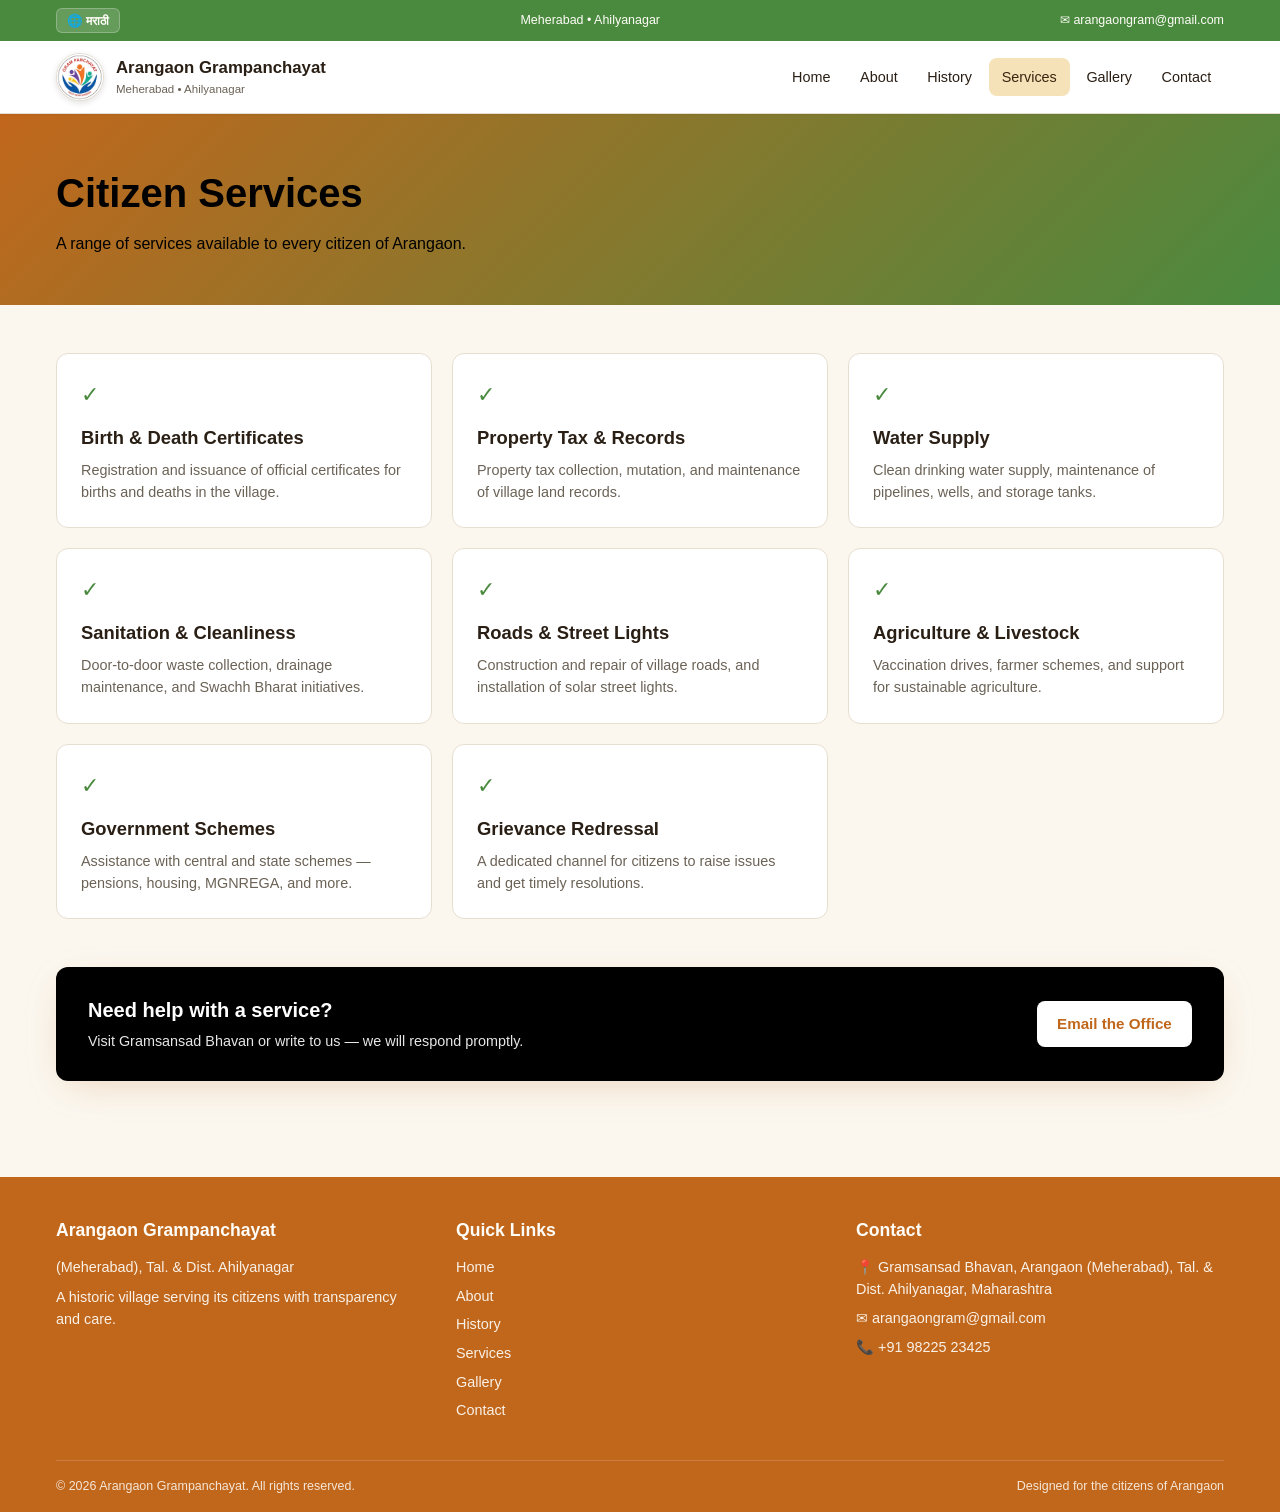
<file: services.html>
<!DOCTYPE html>
<html lang="en">
<head>
<meta charset="UTF-8">
<meta name="viewport" content="width=device-width, initial-scale=1.0">
<title>Services — Arangaon Grampanchayat</title>
<meta name="description" content="Citizen services offered by Arangaon Grampanchayat.">
<!-- Security Headers -->
<meta http-equiv="Content-Security-Policy"
  content="default-src 'self'; script-src 'self'; style-src 'self' 'unsafe-inline'; img-src 'self' data:; font-src 'self'; object-src 'none'; base-uri 'self'; form-action 'none'; upgrade-insecure-requests;">
<meta http-equiv="X-Content-Type-Options" content="nosniff">
<meta http-equiv="Referrer-Policy" content="strict-origin-when-cross-origin">
<meta http-equiv="Permissions-Policy" content="camera=(), microphone=(), geolocation=()">
<link rel="stylesheet" href="styles.css">
<link rel="icon" href="assets/grampanchayat-logo.webp">
</head>
<body>
<div class="utility">
  <div class="container">
    <button id="lang-toggle" type="button" data-i18n-skip style="background:rgba(255,255,255,0.15);color:inherit;border:1px solid rgba(255,255,255,0.25);padding:4px 10px;border-radius:6px;font-size:0.78rem;cursor:pointer;font-weight:600;">🌐 मराठी</button>
    <span>Meherabad • Ahilyanagar</span>
    <a href="mailto:arangaongram@gmail.com">✉ arangaongram@gmail.com</a>
  </div>
</div>
<header class="site-header">
  <div class="container">
    <a href="index.html" class="brand">
      <img src="assets/grampanchayat-logo.webp" alt="Arangaon Grampanchayat logo">
      <div>
        <div class="name">Arangaon Grampanchayat</div>
        <div class="loc">Meherabad • Ahilyanagar</div>
      </div>
    </a>
    <nav class="nav"><a href="index.html">Home</a><a href="about.html">About</a><a href="history.html">History</a><a href="services.html" class="active">Services</a><a href="gallery.html">Gallery</a><a href="contact.html">Contact</a></nav>
  </div>
</header>
<main>
<div class="page-header">
  <div class="container">
    <h1>Citizen Services</h1>
    <p>A range of services available to every citizen of Arangaon.</p>
  </div>
</div>
<section>
  <div class="container">
    <div class="grid grid-3">
      <div class="service"><div class="check">✓</div><h3>Birth &amp; Death Certificates</h3><p>Registration and issuance of official certificates for births and deaths in the village.</p></div><div class="service"><div class="check">✓</div><h3>Property Tax &amp; Records</h3><p>Property tax collection, mutation, and maintenance of village land records.</p></div><div class="service"><div class="check">✓</div><h3>Water Supply</h3><p>Clean drinking water supply, maintenance of pipelines, wells, and storage tanks.</p></div><div class="service"><div class="check">✓</div><h3>Sanitation &amp; Cleanliness</h3><p>Door-to-door waste collection, drainage maintenance, and Swachh Bharat initiatives.</p></div><div class="service"><div class="check">✓</div><h3>Roads &amp; Street Lights</h3><p>Construction and repair of village roads, and installation of solar street lights.</p></div><div class="service"><div class="check">✓</div><h3>Agriculture &amp; Livestock</h3><p>Vaccination drives, farmer schemes, and support for sustainable agriculture.</p></div><div class="service"><div class="check">✓</div><h3>Government Schemes</h3><p>Assistance with central and state schemes — pensions, housing, MGNREGA, and more.</p></div><div class="service"><div class="check">✓</div><h3>Grievance Redressal</h3><p>A dedicated channel for citizens to raise issues and get timely resolutions.</p></div>
    </div>
  </div>
</section>
<section style="padding-top:0;">
  <div class="container">
    <div class="help-band">
      <div>
        <h3 style="font-size:1.25rem;">Need help with a service?</h3>
        <p style="opacity:0.9;font-size:0.9rem;margin-top:0.25rem;">Visit Gramsansad Bhavan or write to us — we will respond promptly.</p>
      </div>
      <a class="btn btn-white" href="mailto:arangaongram@gmail.com">Email the Office</a>
    </div>
  </div>
</section>
</main>
<footer class="site-footer">
  <div class="container">
    <div class="footer-grid">
      <div>
        <h3>Arangaon Grampanchayat</h3>
        <p style="opacity:0.92;font-size:0.9rem;">(Meherabad), Tal. &amp; Dist. Ahilyanagar</p>
        <p style="opacity:0.92;font-size:0.9rem;margin-top:0.5rem;">A historic village serving its citizens with transparency and care.</p>
      </div>
      <div>
        <h3>Quick Links</h3>
        <ul><li><a href="index.html">Home</a></li><li><a href="about.html">About</a></li><li><a href="history.html">History</a></li><li><a href="services.html">Services</a></li><li><a href="gallery.html">Gallery</a></li><li><a href="contact.html">Contact</a></li></ul>
      </div>
      <div>
        <h3>Contact</h3>
        <ul>
          <li>📍 Gramsansad Bhavan, Arangaon (Meherabad), Tal. &amp; Dist. Ahilyanagar, Maharashtra</li>
          <li>✉ <a href="mailto:arangaongram@gmail.com">arangaongram@gmail.com</a></li>
          <li>📞 +91 98225 23425</li>
        </ul>
      </div>
    </div>
    <div class="footer-bottom">
      <span>© 2026 Arangaon Grampanchayat. All rights reserved.</span>
      <span>Designed for the citizens of Arangaon</span>
    </div>
  </div>
</footer>
<script src="assets/i18n.js"></script>
</body>
</html>
</file>
<file: styles.css>
/* Arangaon Grampanchayat — Static Site Styles */
* { box-sizing: border-box; margin: 0; padding: 0; }
:root {
  --bg: #fbf7ef;
  --fg: #2a1f15;
  --muted: #6b6256;
  --muted-bg: #f3eee3;
  --card: #ffffff;
  --border: #e6dfd1;
  --primary: #c1671c;
  --primary-fg: #fffdf8;
  --secondary: #4a8a3f;
  --secondary-fg: #fffdf8;
  --accent: #f5e2b8;
  --accent-fg: #3a2510;
  --shadow-card: 0 4px 20px -8px rgba(60, 30, 10, 0.18);
  --shadow-elegant: 0 10px 40px -12px rgba(193, 103, 28, 0.28);
  --gradient-hero: linear-gradient(135deg, #c1671c 0%, #4a8a3f 100%);
  --gradient-warm: linear-gradient(180deg, #fffdf8 0%, #f5e8d0 100%);
}
html { scroll-behavior: smooth; }
body {
  font-family: -apple-system, BlinkMacSystemFont, "Segoe UI", Roboto, "Noto Sans Devanagari", Arial, sans-serif;
  background: var(--bg);
  color: var(--fg);
  line-height: 1.55;
  -webkit-font-smoothing: antialiased;
}
img { max-width: 100%; display: block; }
a { color: inherit; text-decoration: none; }
a.link { color: var(--primary); }
a.link:hover { text-decoration: underline; }
.container { max-width: 1200px; margin: 0 auto; padding: 0 1rem; }

/* Top utility bar */
.utility {
  background: var(--secondary);
  color: var(--secondary-fg);
  font-size: 0.78rem;
}
.utility .container {
  display: flex; flex-wrap: wrap; align-items: center;
  justify-content: space-between; gap: 0.5rem; padding-top: 0.5rem; padding-bottom: 0.5rem;
}
.utility a { display: inline-flex; align-items: center; gap: 0.4rem; }
.utility a:hover { text-decoration: underline; }

/* Header */
.site-header {
  background: var(--card);
  border-bottom: 1px solid var(--border);
  position: sticky; top: 0; z-index: 40;
  box-shadow: 0 1px 2px rgba(0,0,0,0.05);
}
.site-header .container {
  display: flex; align-items: center; justify-content: space-between;
  padding-top: 0.75rem; padding-bottom: 0.75rem;
}
.brand { display: flex; align-items: center; gap: 0.75rem; }
.brand img {
  height: 48px; width: 48px; border-radius: 999px;
  object-fit: contain; background: var(--card);
  box-shadow: 0 2px 6px rgba(0,0,0,0.12);
  border: 1px solid var(--border);
}
.brand .name { font-weight: 700; font-size: 1.05rem; }
.brand .loc { font-size: 0.72rem; color: var(--muted); }
.nav { display: flex; gap: 0.25rem; }
.nav a {
  padding: 0.5rem 0.8rem; border-radius: 8px;
  font-size: 0.9rem; font-weight: 500;
  transition: background 0.15s, color 0.15s;
}
.nav a:hover, .nav a.active {
  background: var(--accent); color: var(--accent-fg);
}
@media (max-width: 768px) {
  .nav { display: none; }
}

/* Page header / hero */
.page-header {
  background: var(--gradient-hero);
  color: white;
}
.page-header .container {
  padding-top: 3rem; padding-bottom: 3rem;
}
.page-header h1 {
  font-size: clamp(1.8rem, 4vw, 2.5rem);
  font-weight: 700;
  color: #000;
}
.page-header p {
  margin-top: 0.5rem;
  max-width: 42rem;
  color: #000;
}

/* Sections */
section { padding: 3rem 0; }
section h2 { font-size: 1.6rem; font-weight: 700; margin-bottom: 0.5rem; }
section h3 { font-size: 1.15rem; font-weight: 700; }
.muted { color: var(--muted); }

/* Cards & grids */
.card {
  background: var(--card);
  border: 1px solid var(--border);
  border-radius: 12px;
  padding: 1.25rem;
  box-shadow: var(--shadow-card);
}
.grid { display: grid; gap: 1.25rem; }
.grid-2 { grid-template-columns: repeat(2, minmax(0, 1fr)); }
.grid-3 { grid-template-columns: repeat(3, minmax(0, 1fr)); }
.grid-4 { grid-template-columns: repeat(4, minmax(0, 1fr)); }
@media (max-width: 900px) {
  .grid-3, .grid-4 { grid-template-columns: repeat(2, minmax(0,1fr)); }
}
@media (max-width: 600px) {
  .grid-2, .grid-3, .grid-4 { grid-template-columns: 1fr; }
}

/* Buttons */
.btn {
  display: inline-flex; align-items: center; gap: 0.5rem;
  padding: 0.65rem 1.2rem; border-radius: 8px;
  font-weight: 600; font-size: 0.95rem; cursor: pointer;
  border: 1px solid transparent; transition: opacity 0.15s, background 0.15s;
}
.btn-primary { background: var(--primary); color: var(--primary-fg); box-shadow: 0 4px 12px rgba(193,103,28,0.3); }
.btn-primary:hover { opacity: 0.92; }
.btn-outline { background: transparent; border-color: var(--border); color: var(--fg); }
.btn-outline:hover { background: var(--muted-bg); }
.btn-white { background: white; color: var(--primary); }

/* Hero on home */
.hero-image {
  border-radius: 12px;
  overflow: hidden;
  border: 1px solid var(--border);
  box-shadow: var(--shadow-card);
}
.hero-image img {
  width: 100%; height: clamp(320px, 50vw, 520px); object-fit: cover;
}
.tag {
  display: inline-block;
  padding: 0.3rem 0.8rem;
  border-radius: 999px;
  background: var(--accent);
  color: var(--accent-fg);
  font-size: 0.72rem;
  font-weight: 600;
  letter-spacing: 0.04em;
  margin-top: 1.5rem;
}
.hero-title {
  margin-top: 1rem;
  font-size: clamp(1.8rem, 4.5vw, 3rem);
  font-weight: 700;
  max-width: 48rem;
  line-height: 1.15;
}
.hero-sub {
  margin-top: 1rem;
  max-width: 38rem;
  color: var(--muted);
  font-size: 1.05rem;
}
.hero-cta { margin-top: 1.5rem; display: flex; gap: 0.75rem; flex-wrap: wrap; }

/* Highlights */
.warm-band {
  background: var(--gradient-warm);
  border-top: 1px solid var(--border);
  border-bottom: 1px solid var(--border);
}
.icon-box {
  height: 40px; width: 40px; border-radius: 8px;
  background: var(--accent); color: var(--accent-fg);
  display: grid; place-items: center; margin-bottom: 0.75rem;
  font-size: 1.2rem;
}

/* Gallery */
.gallery-grid { display: grid; gap: 1.25rem; grid-template-columns: repeat(3, 1fr); }
@media (max-width: 900px) { .gallery-grid { grid-template-columns: repeat(2, 1fr); } }
@media (max-width: 600px) { .gallery-grid { grid-template-columns: 1fr; } }
.gallery-grid figure {
  border-radius: 12px; overflow: hidden;
  border: 1px solid var(--border); background: var(--card);
  box-shadow: var(--shadow-card);
}
.gallery-grid img { width: 100%; height: 220px; object-fit: cover; }
.gallery-grid figcaption { padding: 1rem; font-size: 0.88rem; color: var(--muted); }

/* History */
.history-card {
  border-radius: 12px; overflow: hidden;
  border: 1px solid var(--border); background: var(--card);
  box-shadow: var(--shadow-elegant);
}
.history-card .img-wrap { background: var(--muted-bg); display: flex; align-items: center; justify-content: center; }
.history-card img { width: 100%; height: 28rem; object-fit: cover; }
.history-card img.contain { object-fit: contain; }
.history-card .body { padding: 1.25rem; }
.history-card .body p { margin-top: 0.6rem; font-size: 0.92rem; color: var(--muted); }
.section-tinted { background: rgba(74, 138, 63, 0.08); border-bottom: 1px solid var(--border); }
.quote-box {
  margin-top: 2.5rem;
  border: 1px solid var(--border);
  border-radius: 12px;
  background: rgba(193,103,28,0.06);
  padding: 1.5rem; text-align: center; font-style: italic;
}

/* About committee */
.member {
  border: 1px solid var(--border); background: var(--card);
  border-radius: 12px; padding: 1rem;
  box-shadow: var(--shadow-card);
  display: flex; flex-direction: column; gap: 0.25rem;
}
.member .role { color: var(--primary); font-weight: 600; font-size: 0.85rem; }

/* Aside */
aside.info {
  border: 1px solid var(--border); background: var(--card);
  border-radius: 12px; padding: 1.5rem;
  box-shadow: var(--shadow-card);
}
aside.info dt { color: var(--muted); font-size: 0.85rem; margin-top: 0.7rem; }
aside.info dd { font-weight: 600; }

/* Services */
.service {
  border: 1px solid var(--border); background: var(--card);
  border-radius: 12px; padding: 1.5rem;
  transition: box-shadow 0.2s;
}
.service:hover { box-shadow: var(--shadow-card); }
.service .check { color: var(--secondary); font-size: 1.4rem; }
.service h3 { margin-top: 0.7rem; }
.service p { margin-top: 0.4rem; font-size: 0.9rem; color: var(--muted); }
.help-band {
  margin: 0 auto;
  border-radius: 12px;
  background: #000;
  color: #fff;
  padding: 1.75rem 2rem;
  display: flex; flex-wrap: wrap; align-items: center; justify-content: space-between; gap: 1rem;
  box-shadow: var(--shadow-elegant);
}

/* Contact */
.contact-row {
  display: flex; align-items: flex-start; gap: 1rem;
  border: 1px solid var(--border); background: var(--card);
  border-radius: 12px; padding: 1.25rem;
}
.contact-row .ic {
  height: 40px; width: 40px; border-radius: 8px;
  background: var(--accent); color: var(--accent-fg);
  display: grid; place-items: center; flex-shrink: 0;
}
form.contact-form {
  border: 1px solid var(--border); background: var(--card);
  border-radius: 12px; padding: 1.5rem;
  box-shadow: var(--shadow-card);
}
form.contact-form label { display: block; font-size: 0.9rem; font-weight: 500; margin-top: 0.9rem; }
form.contact-form input, form.contact-form textarea {
  width: 100%; margin-top: 0.35rem;
  padding: 0.6rem 0.8rem; border: 1px solid var(--border);
  border-radius: 6px; background: var(--bg); font: inherit;
}

/* Quick links cards */
.qcard {
  border: 1px solid var(--border); background: var(--card);
  border-radius: 12px; padding: 1.5rem; display: block;
  transition: box-shadow 0.2s;
}
.qcard:hover { box-shadow: var(--shadow-elegant); }
.qcard h3:hover { color: var(--primary); }
.qcard .more { display: inline-flex; gap: 0.25rem; color: var(--primary); font-weight: 500; margin-top: 1rem; font-size: 0.9rem; }

/* Footer */
.site-footer {
  background: var(--primary);
  color: var(--primary-fg);
  margin-top: 3rem;
}
.site-footer .container { padding-top: 2.5rem; padding-bottom: 1rem; }
.footer-grid { display: grid; gap: 2rem; grid-template-columns: repeat(3, 1fr); }
@media (max-width: 800px) { .footer-grid { grid-template-columns: 1fr; } }
.site-footer h3 { font-size: 1.1rem; margin-bottom: 0.75rem; }
.site-footer ul { list-style: none; }
.site-footer li { margin-bottom: 0.4rem; font-size: 0.9rem; opacity: 0.92; }
.site-footer a:hover { text-decoration: underline; }
.footer-bottom {
  border-top: 1px solid rgba(255,255,255,0.18);
  margin-top: 2rem; padding-top: 1rem;
  display: flex; flex-wrap: wrap; justify-content: space-between;
  font-size: 0.78rem; opacity: 0.85;
}

/* Helpers */
.mt-1 { margin-top: 0.5rem; } .mt-2 { margin-top: 1rem; } .mt-3 { margin-top: 1.5rem; } .mt-4 { margin-top: 2rem; }
.prose p + h2 { margin-top: 2rem; }
.prose h2 { font-size: 1.25rem; margin-top: 1.5rem; }
.prose ul { margin-top: 0.5rem; padding-left: 1.25rem; color: var(--muted); }
.prose ul li { margin-bottom: 0.3rem; }
/* Professional Form Styling */
.contact-form-card {
  background: #ffffff;
  border: 1px solid #e5e7eb;
  border-radius: 12px;
  padding: 2.5rem 2rem;
  box-shadow: 0 10px 15px -3px rgba(0, 0, 0, 0.05), 0 4px 6px -2px rgba(0, 0, 0, 0.025);
}

.form-group {
  margin-bottom: 1.25rem;
}

.form-label {
  display: block;
  font-size: 0.9rem;
  font-weight: 600;
  color: #374151;
  margin-bottom: 0.4rem;
}

.form-control {
  width: 100%;
  padding: 0.75rem 1rem;
  font-size: 1rem;
  color: #1f2937;
  background-color: #f9fafb;
  border: 1px solid #d1d5db;
  border-radius: 8px;
  transition: all 0.2s ease;
  box-sizing: border-box;
  font-family: inherit;
}

.form-control::placeholder {
  color: #9ca3af;
}

.form-control:focus {
  outline: none;
  border-color: #059669; /* Green focus ring */
  background-color: #ffffff;
  box-shadow: 0 0 0 3px rgba(5, 150, 105, 0.15);
}

.btn-submit {
  width: 100%;
  padding: 0.85rem 1.5rem;
  font-size: 1.05rem;
  font-weight: 600;
  color: #ffffff;
  background-color: #16a34a; /* Professional Green */
  border: none;
  border-radius: 8px;
  cursor: pointer;
  transition: all 0.2s ease;
  box-shadow: 0 4px 6px -1px rgba(22, 163, 74, 0.2);
}

.btn-submit:hover {
  background-color: #15803d; /* Darker green on hover */
  box-shadow: 0 6px 8px -1px rgba(22, 163, 74, 0.3);
  transform: translateY(-1px);
}

.btn-submit:disabled {
  opacity: 0.65;
  cursor: not-allowed;
  transform: none;
  box-shadow: none;
}

/* Responsive fixes for the form */
@media(max-width:900px){
  .contact-form-card {
    padding: 1.5rem;
  }
}/* about.html two-column layout */
.about-two-col { display:grid; gap:2.5rem; grid-template-columns:2fr 1fr; }
@media(max-width:900px) { .about-two-col { grid-template-columns:1fr; } }

/* history.html two-column layout */
.history-two-col { display:grid; gap:2.5rem; grid-template-columns:1fr 1fr; }
@media(max-width:900px) { .history-two-col { grid-template-columns:1fr; } }
</file>
